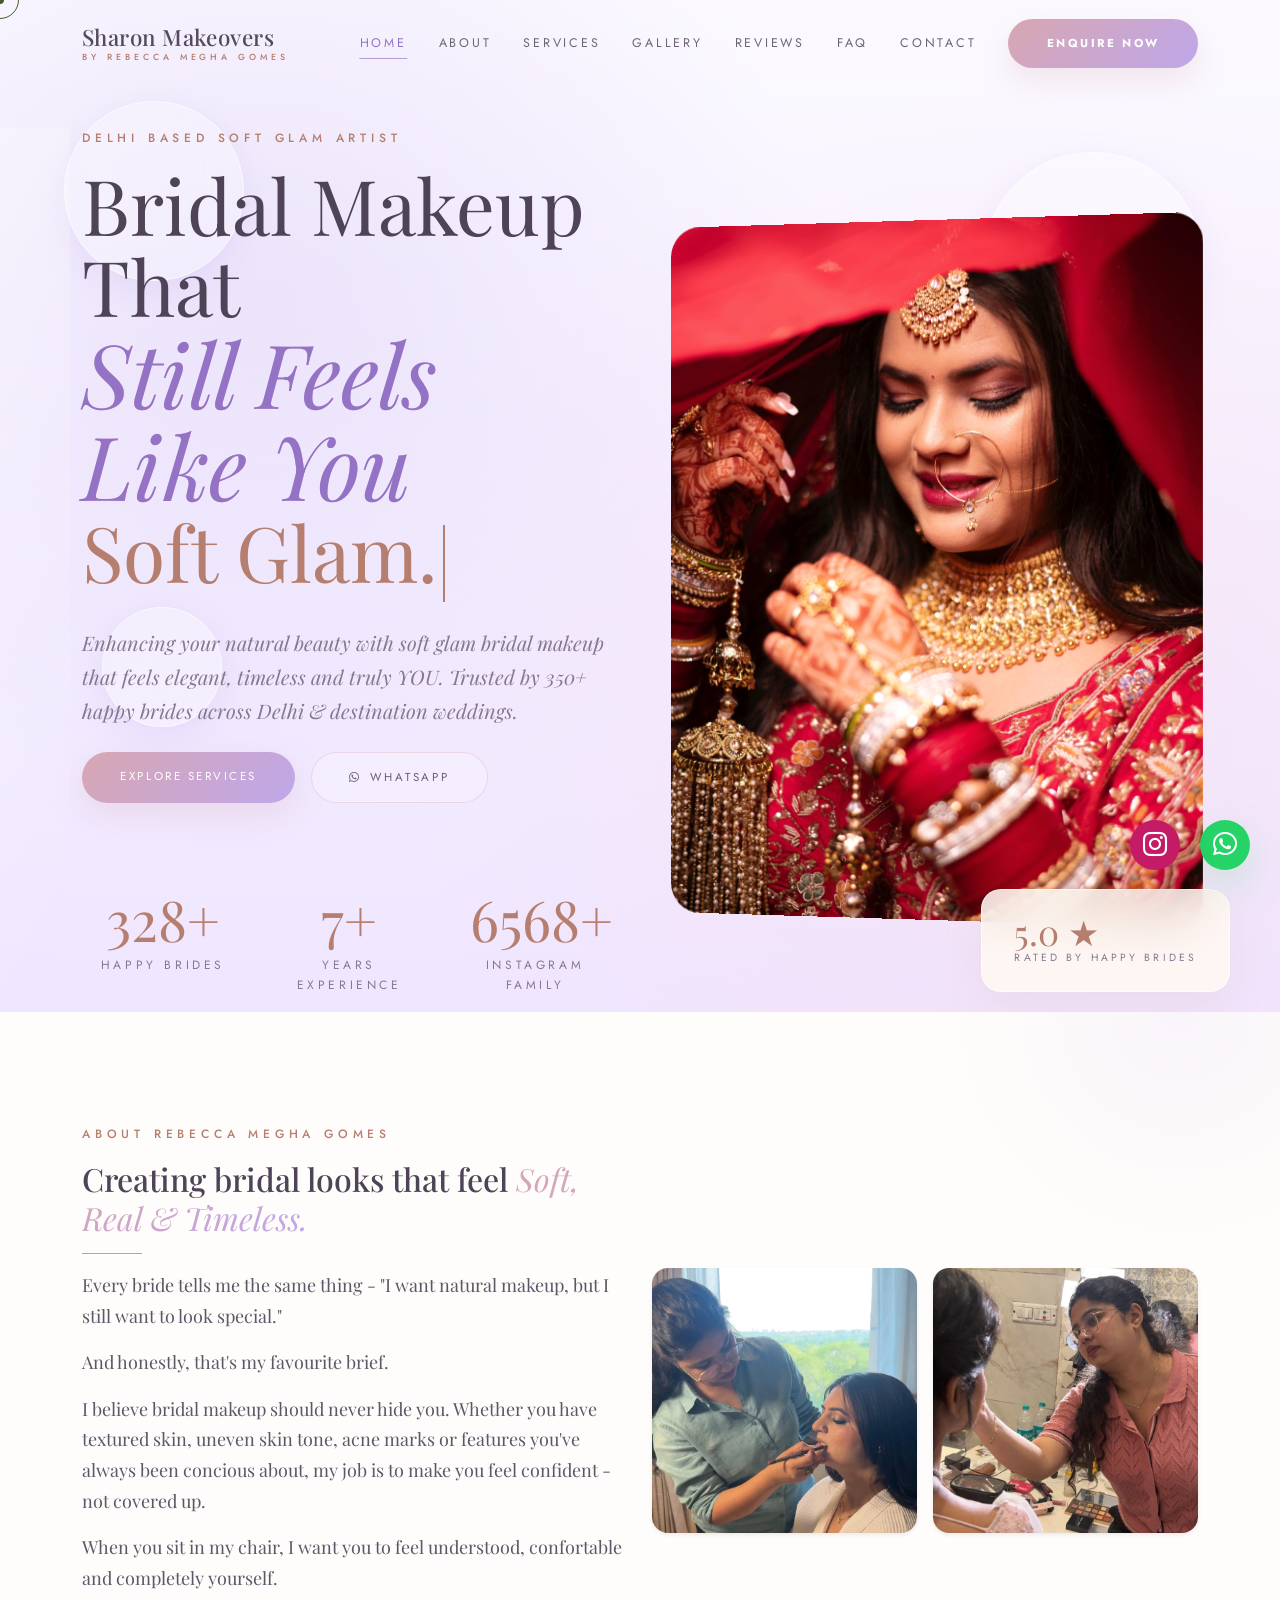
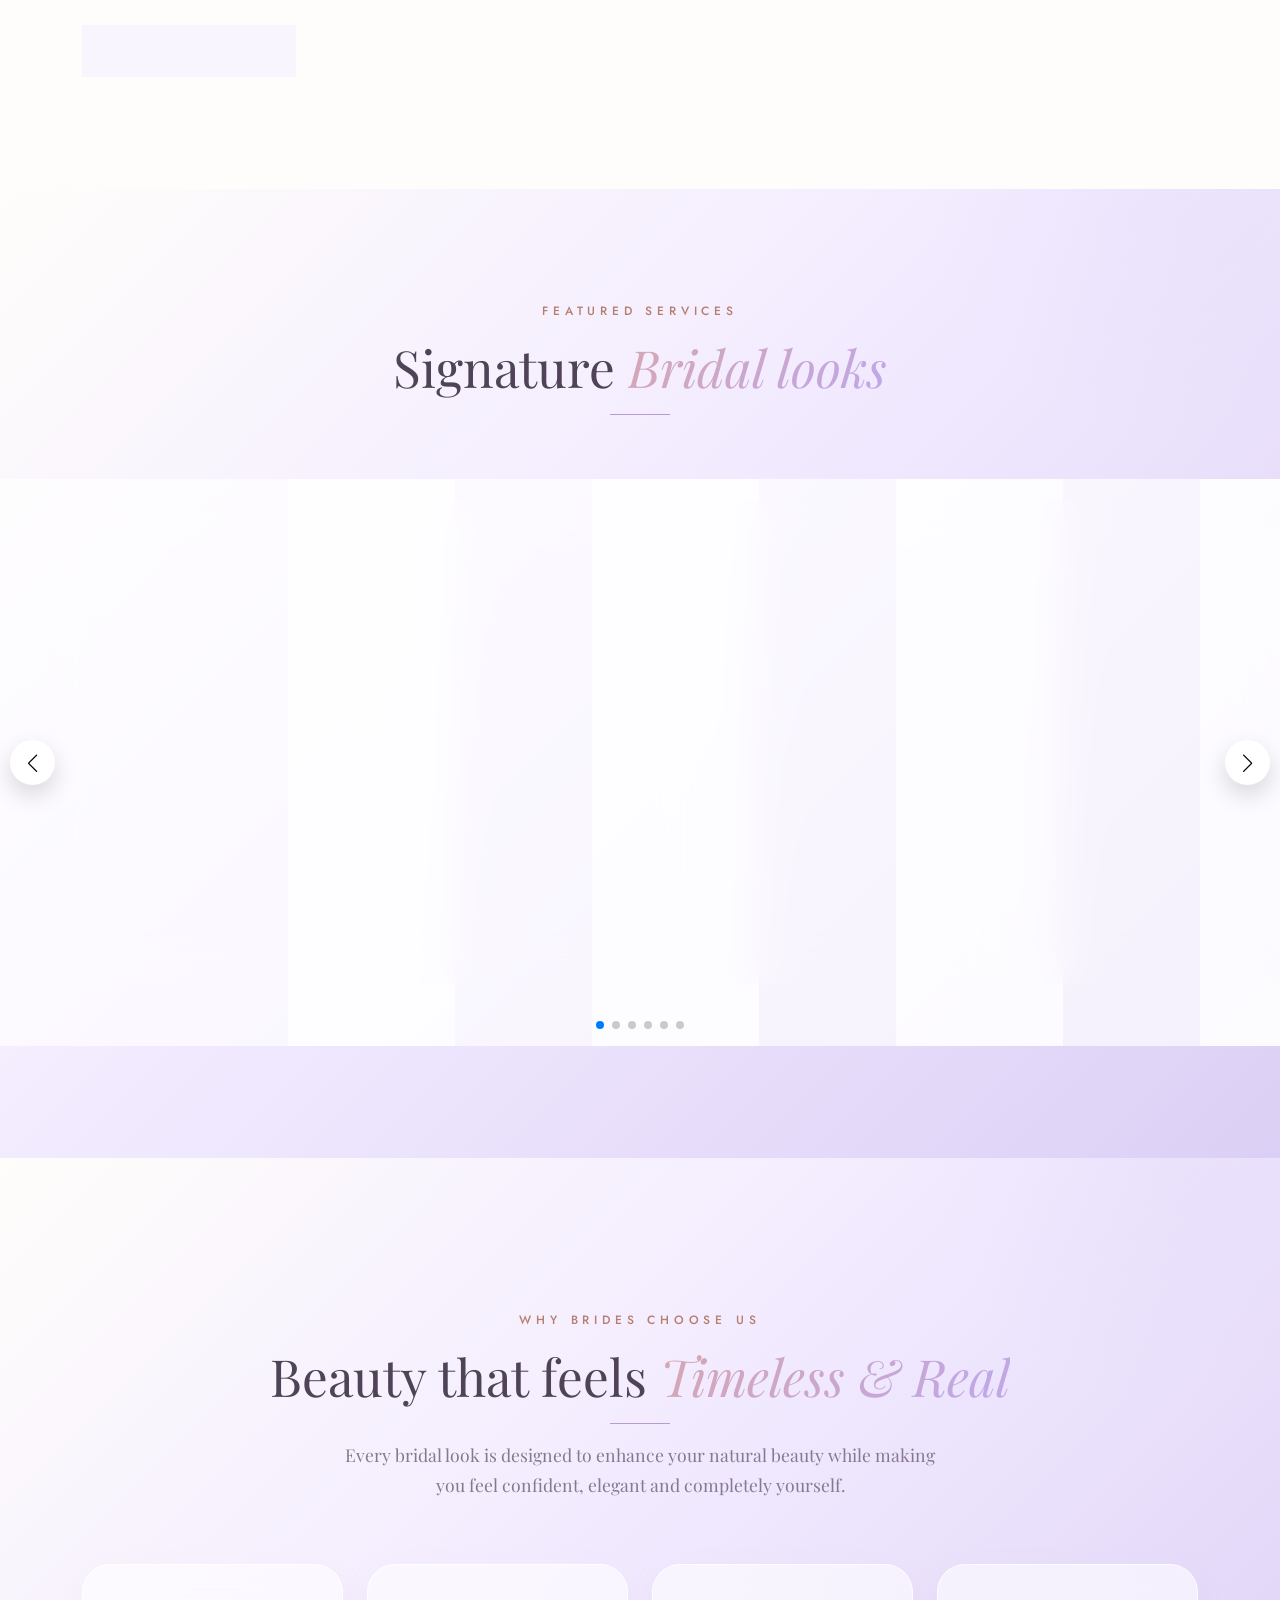
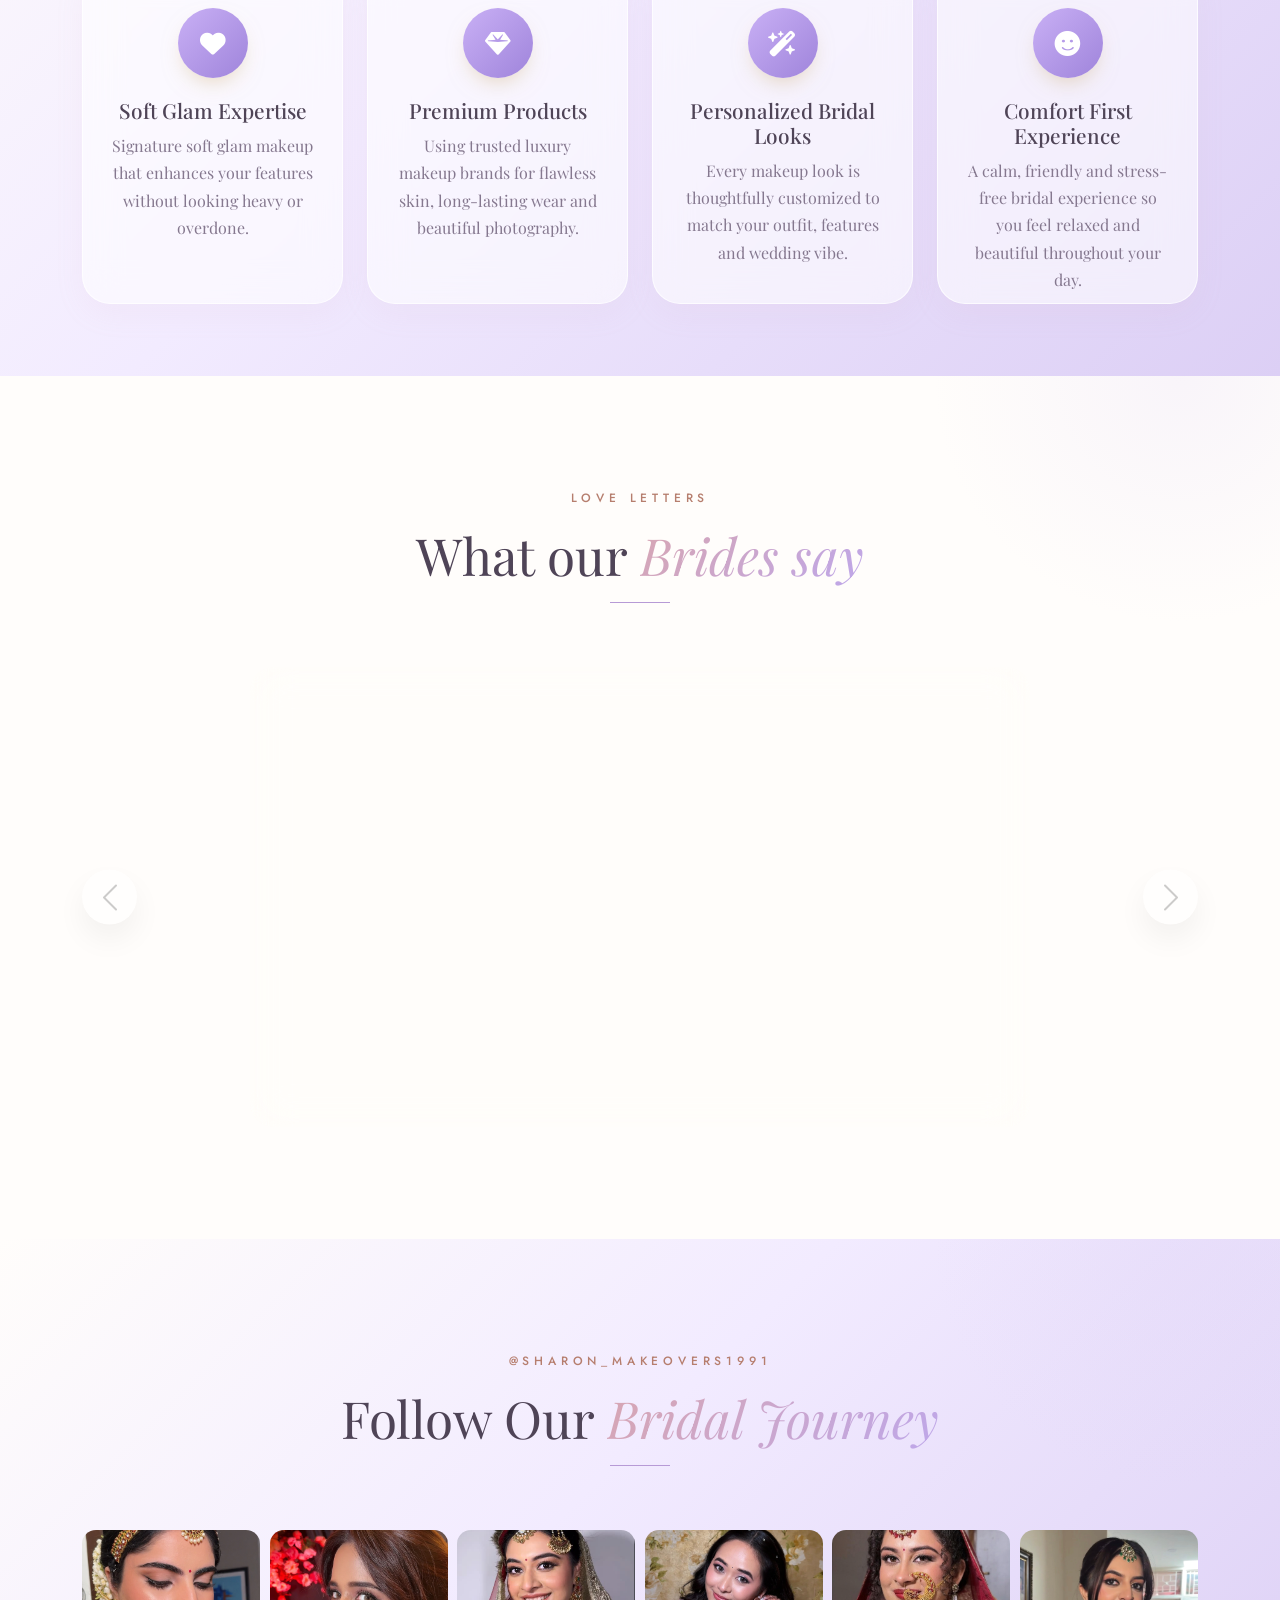
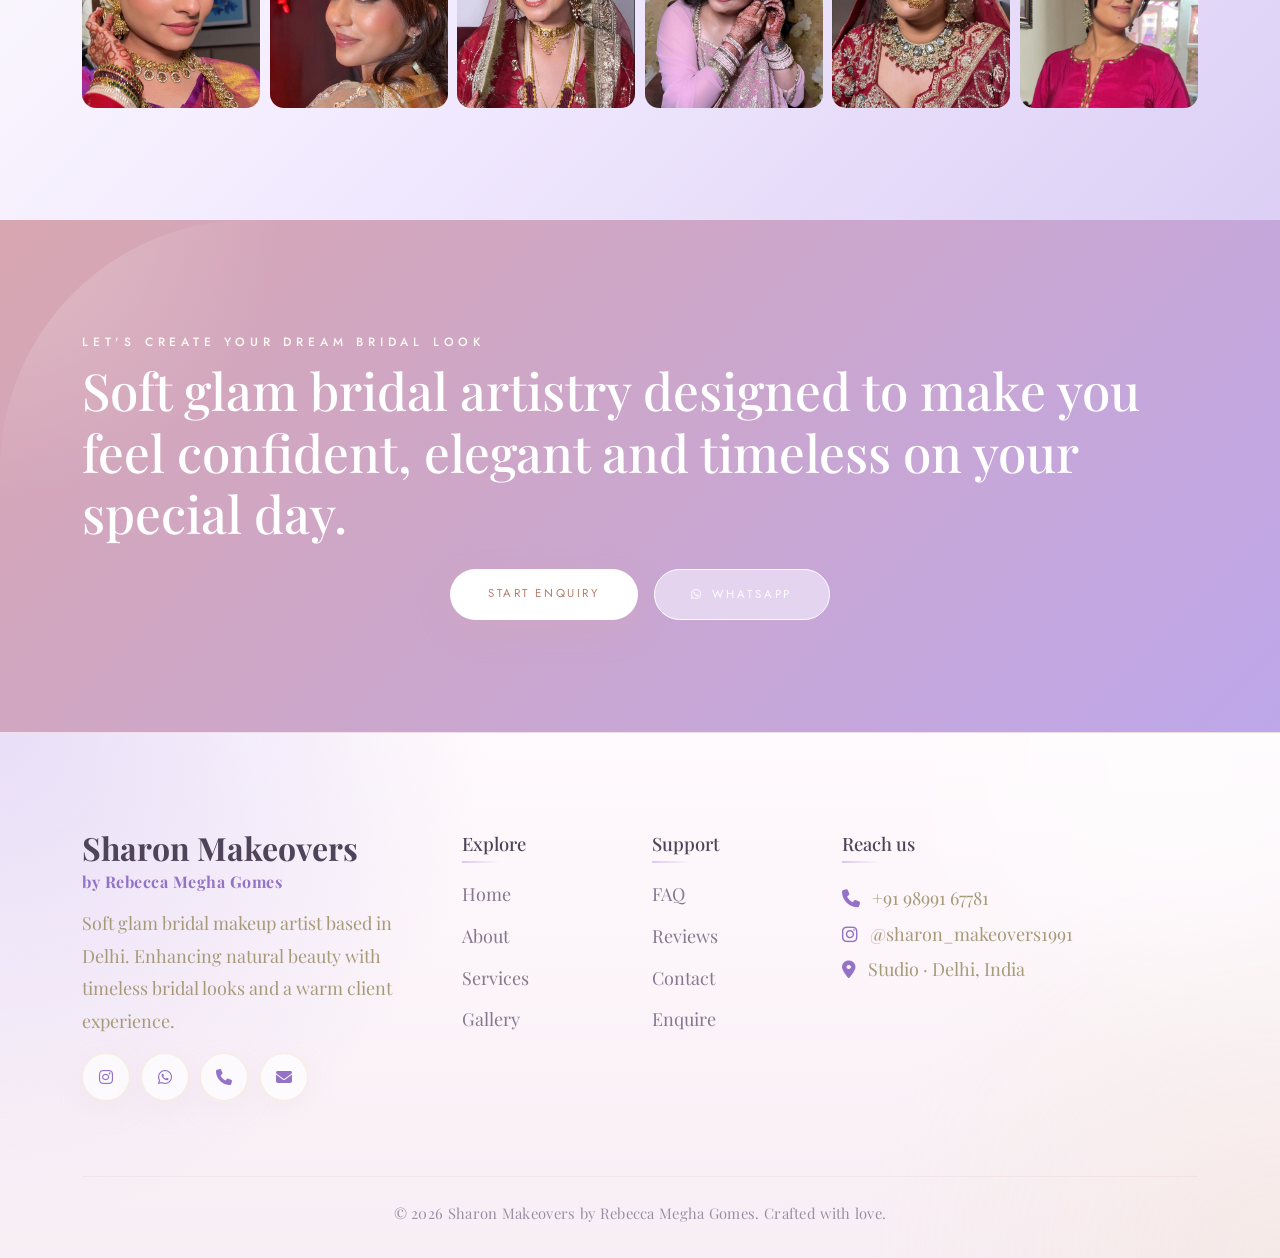
<file: index.html>
<!DOCTYPE html>
<html lang="en">
<head>
<meta charset="UTF-8" />
<meta name="viewport" content="width=device-width, initial-scale=1" />
<title>Sharon Makeovers | Delhi Based Soft Glam Artist</title>
<meta name="description" content="" />
<link rel="preconnect" href="https://fonts.googleapis.com">
<link rel="preconnect" href="https://fonts.gstatic.com" crossorigin>
<link href="https://fonts.googleapis.com/css2?family=Playfair+Display:wght@400;500;600&family=Cormorant+Garamond:ital,wght@0,300;0,400;1,300;1,400&family=Jost:wght@300;400;500&display=swap" rel="stylesheet">
<link rel="stylesheet" href="https://cdn.jsdelivr.net/npm/bootstrap@5.3.3/dist/css/bootstrap.min.css">
<link rel="stylesheet" href="https://cdnjs.cloudflare.com/ajax/libs/font-awesome/6.5.0/css/all.min.css">
<link rel="stylesheet" href="CSS/style2.css">
<link rel="preload" as="image" href="Images\IMG_5559.JPG.jpeg">
<link rel="preload" as="image" href="./Images/Owner4.jpeg">
<link rel="preload" as="image" href="./Images/WhatsApp Image 2026-05-29 at 12.21.10 PM (1).jpeg">
<link
  rel="stylesheet"
  href="https://cdn.jsdelivr.net/npm/swiper@11/swiper-bundle.min.css"
/>
<link rel="stylesheet" href="CSS/responsive.css">
<style>
  .servicesSwiper{
    padding:20px 45px 60px;
}

.swiper-slide{
    height:auto;
}

.product-card{
    height:100%;
}

.swiper-button-next,
.swiper-button-prev{

    width:45px;
    height:45px;

    background:#fff;
    border-radius:50%;
    box-shadow:0 10px 25px rgba(0,0,0,.15);
}

.swiper-button-next::after,
.swiper-button-prev::after{
    font-size:18px;
    color:#000;
}

.swiper-pagination{
    margin-top:20px;
}
</style>
</head>
<body>

<!-- Loader -->
<div class="loader"><div class="loader-ring"></div><div class="loader-text">Sharon Makeovers</div></div>
<div class="cursor-dot"></div><div class="cursor-ring"></div>
<div class="scroll-progress"></div>

<!-- Navbar -->
<nav class="navbar navbar-expand-lg fixed-top">
  <div class="container">
    <a class="brand navbar-brand" href="index.html">Sharon Makeovers<small>by Rebecca Megha Gomes</small></a>
    <button class="navbar-toggler" data-bs-toggle="collapse" data-bs-target="#nav"><i class="fa-solid fa-bars"></i></button>
    <div class="collapse navbar-collapse justify-content-end" id="nav">
      <ul class="navbar-nav align-items-lg-center">
       <li class="nav-item"><a class="nav-link active" href="#">Home</a></li>
      <li class="nav-item"><a class="nav-link" href="about.html">About</a></li>
      <li class="nav-item"><a class="nav-link" href="services.html">Services</a></li>
      <li class="nav-item"><a class="nav-link" href="gallery.html">Gallery</a></li>
      <li class="nav-item"><a class="nav-link" href="testimonials.html">Reviews</a></li>
      <li class="nav-item"><a class="nav-link" href="faq.html">FAQ</a></li>
      <li class="nav-item"><a class="nav-link" href="contact.html">Contact</a></li>
      <!-- <a class="btn btn-luxe fw-bold" href="enquiry.html">Enquire Now</a> -->
        <li class="nav-item ms-lg-3"><a class="btn btn-luxe fw-bold " href="enquiry.html">Enquire Now</a></li>

      </ul>
    </div>
  </div>
</nav>

<!-- Hero -->
<header class="hero">
  <div class="float-el f1"></div><div class="float-el f2"></div>
  <div class="float-el f3"></div><div class="float-el f4"></div>
  <div class="container position-relative">
    <div class="row align-items-center g-5">
      <div class="col-lg-6 reveal">
        <div class="eyebrow">Delhi Based Soft Glam Artist</div>
        <h1 class="mt-3">Bridal Makeup That
          <span class="display gold-text">Still Feels Like You</span>
          <span style="color:var(--rose-dark)" data-type='["Soft Glam.","Elegant.","Timeless."]'></span><span class="type-cursor"></span>
        </h1>
        <p class="lead">Enhancing your natural beauty with soft glam bridal makeup that feels elegant, timeless and truly YOU. Trusted by 350+ happy brides across Delhi & destination weddings.</p>
        <div class="mt-4 d-flex flex-wrap gap-3">
          <a href="services.html" class="btn btn-luxe">Explore Services</a>
          <a href="https://wa.me/919899167781" target="_blank" class="btn btn-ghost"><i class="fa-brands fa-whatsapp me-2"></i>WhatsApp</a>
        </div>
        <div class="row mt-5 g-4">
          <div class="col-4"><div class="counter"><div class="num" data-count="350" data-suffix="+">0</div><div class="lbl">Happy Brides</div></div></div>
          <div class="col-4"><div class="counter"><div class="num" data-count="8" data-suffix="+">0</div><div class="lbl">Years Experience</div></div></div>
          <div class="col-4"><div class="counter"><div class="num" data-count="7000" data-suffix="+">0</div><div class="lbl">Instagram Family</div></div></div>
        </div>
      </div>
      <div class="col-lg-6 reveal">
        <div class="hero-visual">
          <img src="Images\IMG_5559.JPG.jpeg" alt="" />
        </div>
        <div class="hero-badge d-none d-md-block">
          <div class="num">5.0 ★</div>
          <div class="lbl">Rated by Happy Brides</div>
        </div>
      </div>
    </div>
  </div>
</header>

<!-- Brand intro -->
<section>
  <div class="container">
    <div class="row align-items-center g-4">
      <div class="col-lg-6 reveal">
        <div class="eyebrow">About Rebecca Megha Gomes</div>
        <h2 class="mt-3">Creating bridal looks that feel <span class="display gold-text">Soft, Real & Timeless.</span></h2>
        <span class="divider mx-0"></span>
        <p class="mt-3">Every bride tells me the same thing - "I want natural makeup, but I still want to look special."</p>
        <p class="mt-3">And honestly, that's my favourite brief.</p>
        <p class="mt-3">I believe bridal makeup should never hide you. Whether you have textured skin, uneven skin tone, acne marks or features you've always been concious about, my job is to make you feel confident - not covered up. </p>
        <p class="mt-3">When you sit in my chair, I want you to feel understood, confortable and completely yourself.</p>

        <a href="about.html" class="btn btn-ghost mt-3">Read My Journey</a>
      </div>
      <div class="col-lg-6 reveal">
        <div class="row g-3">
          <!-- <div class="col-6"><img src="https://img.freepik.com/premium-photo/makeup-artist-woman-smiling-throws-up-brushes-tools_73169-540.jpg" class="img-fluid rounded-4 shadow-sm" alt="Name plate"></div> -->
          <!-- <div class="col-6"><img src="https://encrypted-tbn0.gstatic.com/images?q=tbn:ANd9GcQNrMIPbOMwkv_O6qqRdwYSfgKc6Ez3PWkmyw&s" class="img-fluid rounded-4 shadow-sm" alt=""></div> -->
          <div class="col-6"><img src="./Images/Owner4.jpeg" class="img-fluid rounded-4 shadow-sm" alt="Bouquet preservation"></div>
          <div class="col-6"><img src="./Images/WhatsApp Image 2026-05-29 at 12.21.10 PM (1).jpeg" class="img-fluid rounded-4 shadow-sm " alt="Photo frame"></div>
        </div>
      </div>
    </div>
  </div>
</section>

<!-- Featured products marquee -->
<section style="background:var(--grad-soft)">
  <div class="container">
    <div class="section-head reveal">
      <div class="eyebrow">Featured Services</div>
      <h2>Signature <span class="display gold-text">Bridal looks</span></h2>
      <span class="divider"></span>
    </div>
  </div>



  <div class="swiper servicesSwiper">

    <div class="swiper-wrapper">

        <!-- Card 1 -->
        <div class="swiper-slide">
            <div class="product-card marquee-card">
        <div class="img-wrap">
          <img src="Images\IMG_3155.JPG (1).jpeg" loading="lazy" alt="">
          <!-- Images\IMG_3178.JPG.jpeg -->
        </div>
        <div class="body">
          <div class="meta">Haldi / Mehendi Makeup</div>
          <h5>Fresh & Radiant Look</h5>
          <div class="price">Starting ₹18,000</div>
        </div>
      </div>
        </div>

        <!-- Card 2 -->
        <div class="swiper-slide">
            <div class="product-card marquee-card">
        <div class="img-wrap">
          <img src="Images\IMG_3149.jpg.jpeg" loading="lazy" alt="">
        </div>
        <div class="body">
          <div class="meta">Sangeet / Engagement Makeup</div>
          <h5>Glam Celebration Look</h5>
          <div class="price">Starting ₹22,000</div>
        </div>
      </div> 
        </div>

        <!-- Card 3 -->
          <div class="swiper-slide">
            <div class="product-card marquee-card">
        <div class="img-wrap">
          <img src="Images\image.png" loading="lazy" alt="">
        </div>
        <div class="body">
          <div class="meta">Bridal Wedding Makeup</div>
          <h5>Elegant Bridal Glow</h5>
          <div class="price">Starting ₹30,000</div>
        </div>
      </div> 
          </div>
        <!-- Card 4 -->
         <div class="swiper-slide">
           <div class="product-card marquee-card">
        <div class="img-wrap">
          <img src="Images\IMG_3182.JPG.jpeg" loading="lazy" alt="">
        </div>
        <div class="body">
          <div class="meta">Reception Makeup</div>
          <h5>Evening Luxe Glam</h5>
          <div class="price">Starting ₹25,000</div>
        </div>
      </div> 
          </div>
        <!-- Card 5 -->
         <div class="swiper-slide">
          <div class="product-card marquee-card">
        <div class="img-wrap">
          <img src="Images\IMG_3158.JPG.jpeg" loading="lazy" alt="">
        </div>
        <div class="body">
          <div class="meta">Bridal Touch-up</div>
          <h5>Stay Fresh All Day</h5>
          <div class="price">Starting ₹18,000</div>
        </div>
      </div> 
          </div>
        <!-- Card 6 -->
         <div class="swiper-slide">
          <div class="product-card marquee-card">
        <div class="img-wrap">
          <img src="Images/WhatsApp Image 2026-07-14 at 9,33,43 PM-Picsart-AiImageEnhancer.jpeg" loading="lazy" alt="">
        </div>
        <div class="body">
          <div class="meta">Groom Makeup</div>
          <h5>Natural Groom Styling</h5>
         <div class="price">Starting ₹7,000</div>
        </div>
      </div> 
          </div>

    </div>

    <!-- Navigation -->
    <div class="swiper-button-next"></div>
    <div class="swiper-button-prev"></div>

    <!-- Pagination -->
    <div class="swiper-pagination"></div>

</div>



</section>

<!-- Categories -->
<!-- <section>
  <div class="container">
    <div class="section-head reveal">
      <div class="eyebrow">Categories</div>
      <h2>Beautifully crafted <span class="display gold-text">Bridal Looks</span></h2>
      <span class="divider"></span>
    </div>
    <div class="row g-4">
      <div class="col-md-6 col-lg-4 reveal"><div class="cat-card"><img src="https://samritiartistry.com/wp-content/uploads/2025/08/IMG_7460-3.jpg" alt=""><div class="content"><h4>Bridal Makeup</h4><span class="arrow">Discover <i class="fa-solid fa-arrow-right"></i></span></div></div></div>
      <div class="col-md-6 col-lg-4 reveal"><div class="cat-card"><img src="https://i.pinimg.com/736x/16/8e/7e/168e7eaf8cba1e716340bbb757c0146d.jpg" alt=""><div class="content"><h4>Engagement Looks</h4><span class="arrow">Discover <i class="fa-solid fa-arrow-right"></i></span></div></div></div>
      <div class="col-md-6 col-lg-4 reveal"><div class="cat-card"><img src="https://images.prismic.io/devcms/76408a59-5dc9-4f8a-93f6-a4e1469b3a4a_11.%2Bclassic%2Blook.jpg?auto=compress,format" alt=""><div class="content"><h4>Reception Glam</h4><span class="arrow">Discover <i class="fa-solid fa-arrow-right"></i></span></div></div></div>
      <div class="col-md-6 col-lg-4 reveal"><div class="cat-card"><img src="https://i.pinimg.com/236x/f8/ca/cf/f8cacf76534b13ccb698ba32d5609269.jpg" alt=""><div class="content"><h4>Soft Glam Makeup</h4><span class="arrow">Discover <i class="fa-solid fa-arrow-right"></i></span></div></div></div>
      <div class="col-md-6 col-lg-4 reveal"><div class="cat-card"><img src="https://hdmakeover.com/wp-content/uploads/2025/07/hd-bridal-makeup.webp" alt=""><div class="content"><h4>HD Makeup</h4><span class="arrow">Discover <i class="fa-solid fa-arrow-right"></i></span></div></div></div>
      <div class="col-md-6 col-lg-4 reveal"><div class="cat-card"><img src="https://i.pinimg.com/originals/8b/7d/57/8b7d5782d7c91164e7aceaba28082f5a.jpg" alt=""><div class="content"><h4>Party Makeup</h4><span class="arrow">Discover <i class="fa-solid fa-arrow-right"></i></span></div></div></div>
    </div>
  </div>
</section> -->

<!-- Why us -->
<section style="background:var(--grad-soft)">
  <div class="container">

    <div class="section-head reveal">
      <div class="eyebrow">Why Brides Choose Us</div>

      <h2>
        Beauty that feels
        <span class="display gold-text">Timeless & Real</span>
      </h2>

      <span class="divider"></span>

      <p class="section-sub mt-3">
        Every bridal look is designed to enhance your natural beauty while making you feel confident, elegant and completely yourself.
      </p>
    </div>

    <div class="row g-4">

      <!-- Feature 1 -->
      <div class="col-md-6 col-lg-3 reveal">
        <div class="feature">
          <div class="ico">
            <i class="fa-solid fa-heart"></i>
          </div>

          <h5>Soft Glam Expertise</h5>

          <p>
            Signature soft glam makeup that enhances your features without looking heavy or overdone.
          </p>
        </div>
      </div>

      <!-- Feature 2 -->
      <div class="col-md-6 col-lg-3 reveal">
        <div class="feature">
          <div class="ico">
            <i class="fa-solid fa-gem"></i>
          </div>

          <h5>Premium Products</h5>

          <p>
            Using trusted luxury makeup brands for flawless skin, long-lasting wear and beautiful photography.
          </p>
        </div>
      </div>

      <!-- Feature 3 -->
      <div class="col-md-6 col-lg-3 reveal">
        <div class="feature">
          <div class="ico">
            <i class="fa-solid fa-wand-magic-sparkles"></i>
          </div>

          <h5>Personalized Bridal Looks</h5>

          <p>
            Every makeup look is thoughtfully customized to match your outfit, features and wedding vibe.
          </p>
        </div>
      </div>

      <!-- Feature 4 -->
      <div class="col-md-6 col-lg-3 reveal">
        <div class="feature">
          <div class="ico">
            <i class="fa-solid fa-face-smile"></i>
          </div>

          <h5>Comfort First Experience</h5>

          <p>
            A calm, friendly and stress-free bridal experience so you feel relaxed and beautiful throughout your day.
          </p>
        </div>
      </div>

    </div>
  </div>
</section>

<!-- Testimonials carousel -->
<section>
  <div class="container">
    <div class="section-head reveal">
      <div class="eyebrow">Love letters</div>
      <h2>What our <span class="display gold-text">Brides say</span></h2>
      <span class="divider"></span>
    </div>
    <div id="tcar" class="carousel slide reveal" data-bs-ride="carousel" data-bs-interval="5000">
      <div class="carousel-inner">
        <div class="carousel-item active"><div class="testimonial glass mx-auto " style="max-width:780px">
          <div class="stars">★ ★ ★ ★ ★</div>
          <p class="quote"><a href="https://www.instagram.com/reel/DK3rnX9SuIX/">"Thank you so much Megha for dolling me up so beautifully for my reception❤️❤️
          You truly worked your magic and made me feel like the best version of myself. Every detail was perfect and I received endless compliments all evening. Grateful for your talent, calm energy, and the love you put into your art.
          You made my special day even more memorable.
          So much love to you and your team❤️❤️"</a></p>
          <div class="author">@singh_astha_9988</div><div class="role">Bride</div>
        </div></div>
        <div class="carousel-item"><div class="testimonial glass mx-auto" style="max-width:780px">
          <div class="stars">★ ★ ★ ★ ★</div>
          <p class="quote"><a href="https://www.instagram.com/reel/DRO8TbPk2TA/">"Rebecca, thank you for making me feel truly beautiful on my big day. Your gentle presence, your patience, and the way you crafted every detail of my look meant more to me than you know. I felt like the best version of myself because of you. Forever grateful. ✨💖"</a></p>
          <div class="author">ruth_diya</div><div class="role">Bride</div>
        </div></div>
        <div class="carousel-item"><div class="testimonial glass mx-auto" style="max-width:780px">
          <div class="stars">★ ★ ★ ★ ★</div>
          <p class="quote"><a href="https://www.instagram.com/reel/DSji6lXE9Bi/">"Hi Rebecca, I am truly grateful to you for making my special day even more beautiful. The makeup was absolutely lovely, soft, elegant and exactly how I had envisioned it. You understood my ideas so well and turned my vision into a beautiful reality. I received countless compliments throughout the day, which made me feel so confident and happy. Thank you from the bottom of my heart for your patience, talent and for making me feel like the best version of myself on such an important day. 💖❤️❤️❤️👏👏👏👏"</a></p>
          <div class="author">shivanitanwar54</div><div class="role">Wedding</div>
        </div></div>
      </div>
      <button class="carousel-control-prev" data-bs-target="#tcar" data-bs-slide="prev"><span class="carousel-control-prev-icon" style="filter:invert(.4)"></span></button>
      <button class="carousel-control-next" data-bs-target="#tcar" data-bs-slide="next"><span class="carousel-control-next-icon" style="filter:invert(.4)"></span></button>
    </div>
  </div>
</section>

<!-- Instagram -->
<section style="background:var(--grad-soft)">
  <div class="container">
    <div class="section-head reveal">
      <div class="eyebrow">@sharon_makeovers1991</div>
      <h2>Follow Our <span class="display gold-text">Bridal Journey</span></h2>
      <span class="divider"></span>
    </div>
    <div class="insta-grid reveal">
      <a href="https://www.instagram.com/p/DT2ubmqkx8X/" target="_blank" class="ig"><img src="Images\IMG_3178.JPG.jpeg" loading="lazy" alt=""></a>
      <a href="https://www.instagram.com/p/DJ3V0SUycZm/" target="_blank" class="ig"><img src="Images\IMG_3161.JPG.jpeg" loading="lazy" alt=""></a>
      <a href="https://www.instagram.com/p/DQ0tXWWk-k4/" target="_blank" class="ig"><img src="Images\image.png" loading="lazy" alt=""></a>
      
      <a href="https://www.instagram.com/sharon_makeovers1991" target="_blank" class="ig"><img src="Images\IMG_3160.JPG.jpeg" loading="lazy" alt=""></a>
      <a href="https://www.instagram.com/p/DWmF4LMkyxL/" target="_blank" class="ig"><img src="Images\IMG_3158.JPG.jpeg" loading="lazy" alt=""></a>
      <a href="https://www.instagram.com/p/DY4QsMHTJem/" target="_blank" class="ig"><img src="Images\IMG_3150.jpg (2).jpeg" loading="lazy" alt=""></a>
    </div>
  </div>
</section>

<!-- CTA strip -->
<section class="cta-strip">
  <div class="container reveal">
    <div class="eyebrow" style="color:#fffaf2">Let's Create Your Dream Bridal Look</div>
    <h2 class="mt-2">Soft glam bridal artistry designed to make you feel confident, elegant and timeless on your special day.</h2>
    <div class="d-flex justify-content-center gap-3 flex-wrap mt-4">
      <a href="enquiry.html" class="btn btn-luxe">Start Enquiry</a>
      <a href="https://wa.me/919899167781" target="_blank" class="btn btn-ghost"><i class="fa-brands fa-whatsapp me-2"></i>WhatsApp</a>
    </div>
  </div>
</section>

<!-- Footer (shared) -->
<footer class="footer">
  <div class="container">
    <div class="row g-4">
      <div class="col-lg-4">
        <div class="brand-f">Sharon Makeovers <em style="color:var(--gold-dark)">by Rebecca Megha Gomes</em></div>
        <p class="mt-3" style="color:#a89978">Soft glam bridal makeup artist based in Delhi. Enhancing natural beauty with timeless bridal looks and a warm client experience.</p>
        <div class="social mt-3">
          <a href="https://instagram.com/sharon_makeovers1991" target="_blank"><i class="fa-brands fa-instagram"></i></a>
          <a href="https://wa.me/919899167781" target="_blank"><i class="fa-brands fa-whatsapp"></i></a>
          <a href="tel:+91 9899167781"><i class="fa-solid fa-phone"></i></a>
          <a href="mailto:hello@sharon_makeovers.in"><i class="fa-solid fa-envelope"></i></a>
        </div>
      </div>
      <div class="col-6 col-lg-2"><h6>Explore</h6>
        <div><a href="#">Home</a></div><div><a href="about.html">About</a></div>
        <div><a href="services.html">Services</a></div><div><a href="gallery.html">Gallery</a></div>
      </div>
      <div class="col-6 col-lg-2"><h6>Support</h6>
        <div><a href="faq.html">FAQ</a></div><div><a href="testimonials.html">Reviews</a></div>
        <div><a href="contact.html">Contact</a></div><div><a href="enquiry.html">Enquire</a></div>
      </div>
      <div class="col-lg-4"><h6>Reach us</h6>
        <p style="color:#a89978;margin:.2rem 0"><i class="fa-solid fa-phone me-2" style="color:var(--gold-dark)"></i> +91 98991 67781</p>
        <p style="color:#a89978;margin:.2rem 0"><i class="fa-brands fa-instagram me-2" style="color:var(--gold-dark)"></i> @sharon_makeovers1991</p>
        <p style="color:#a89978;margin:.2rem 0"><i class="fa-solid fa-location-dot me-2" style="color:var(--gold-dark)"></i> Studio · Delhi, India</p>
      </div>
    </div>
    <div class="copy text-center">© 2026 Sharon Makeovers by Rebecca Megha Gomes. Crafted with love.</div>
  </div>
</footer>

<a class="fab-wa" href="https://wa.me/919899167781" target="_blank" aria-label="WhatsApp"><i class="fa-brands fa-whatsapp"></i></a>
<a class="fab-insta" href="https://instagram.com/sharon_makeovers1991" target="_blank" aria-label="Instagram"><i class="fa-brands fa-instagram"></i></a>
<button class="back-top" aria-label="Top"><i class="fa-solid fa-arrow-up"></i></button>

<script src="https://cdn.jsdelivr.net/npm/bootstrap@5.3.3/dist/js/bootstrap.bundle.min.js"></script>
<script src="https://cdn.jsdelivr.net/npm/swiper@11/swiper-bundle.min.js"></script>
<script src="JS/main.js"></script>
<script>
  const swiper = new Swiper(".servicesSwiper", {

    loop: true,

    spaceBetween: 25,

    slidesPerView: 1,
    autoplay: {
    delay: 3000,
    pauseOnMouseEnter: true,
},

    navigation: {
        nextEl: ".swiper-button-next",
        prevEl: ".swiper-button-prev",
    },

    pagination: {
        el: ".swiper-pagination",
        clickable: true,
    },

    breakpoints: {

        576: {
            slidesPerView: 1,
        },

        768: {
            slidesPerView: 2,
        },

        992: {
            slidesPerView: 3,
        },

        1200: {
            slidesPerView: 4,
        }

    }

});
</script>
</body>
</html>
</file>
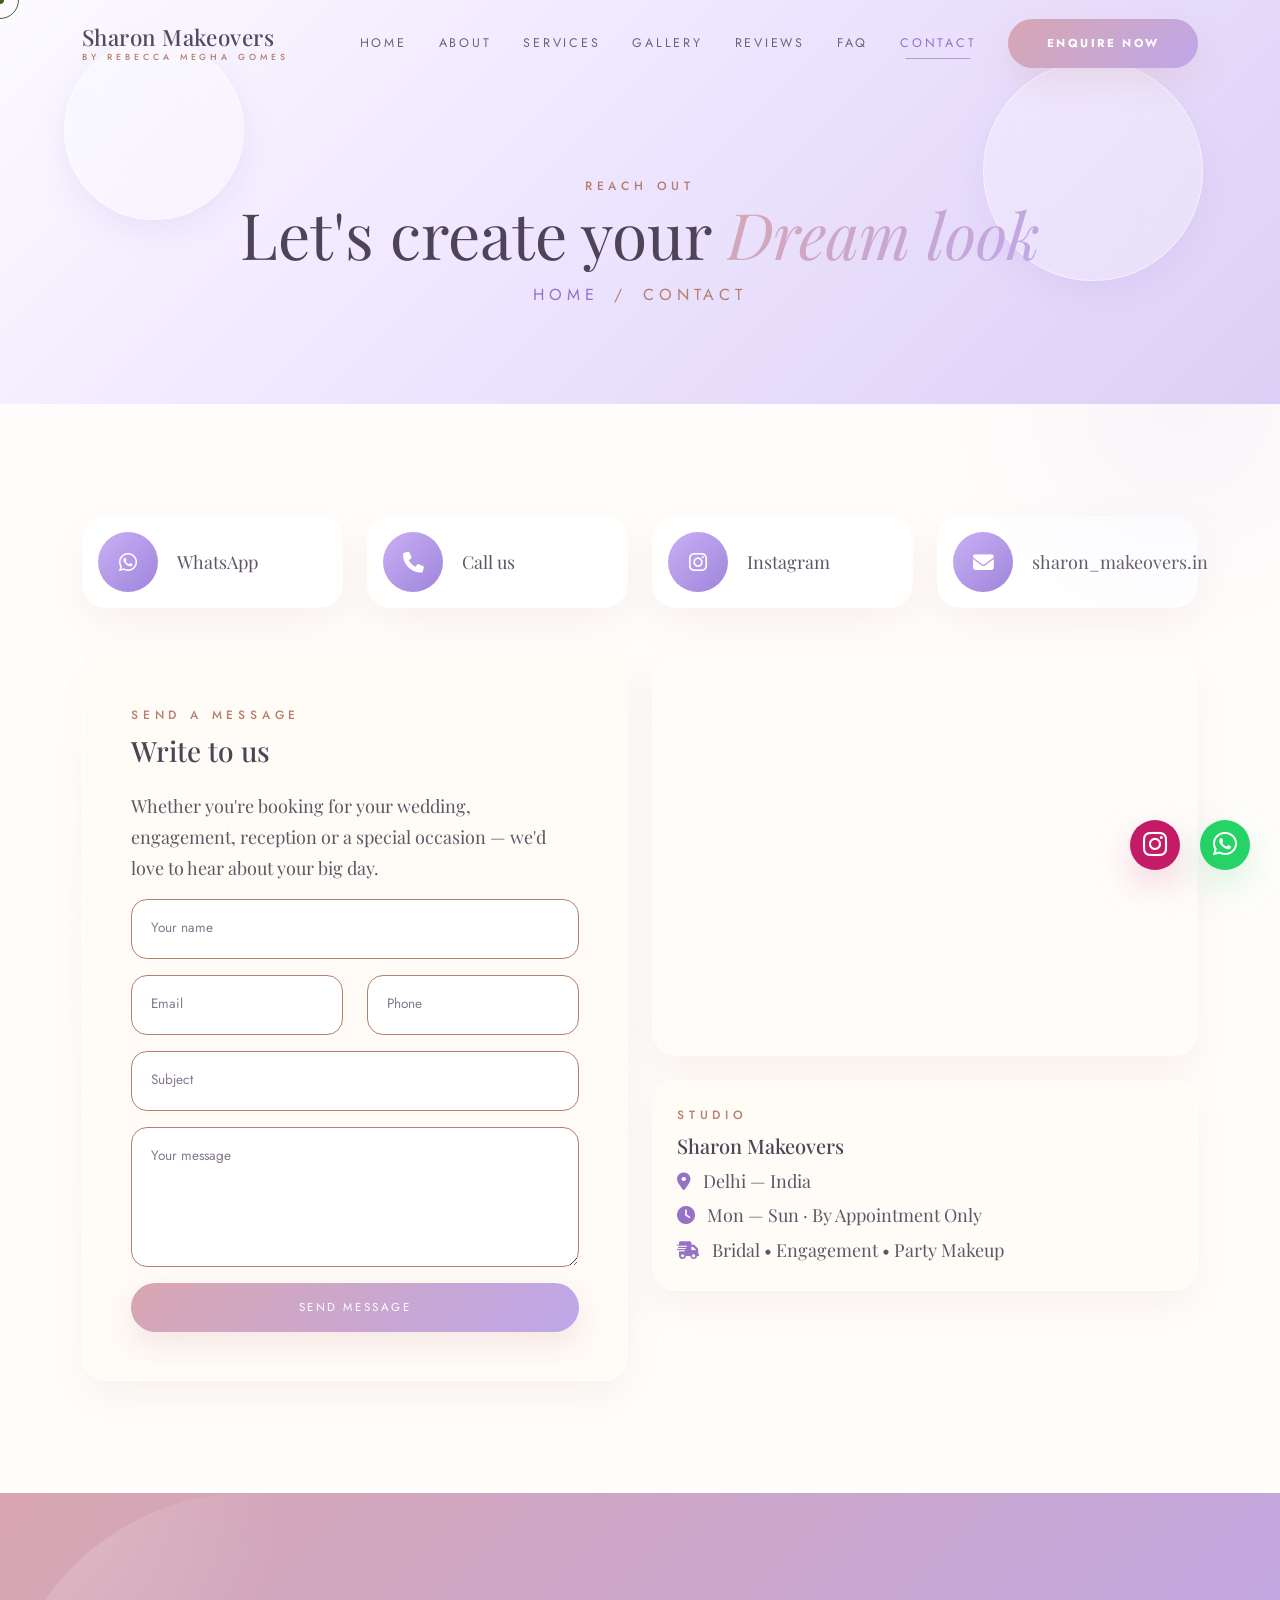
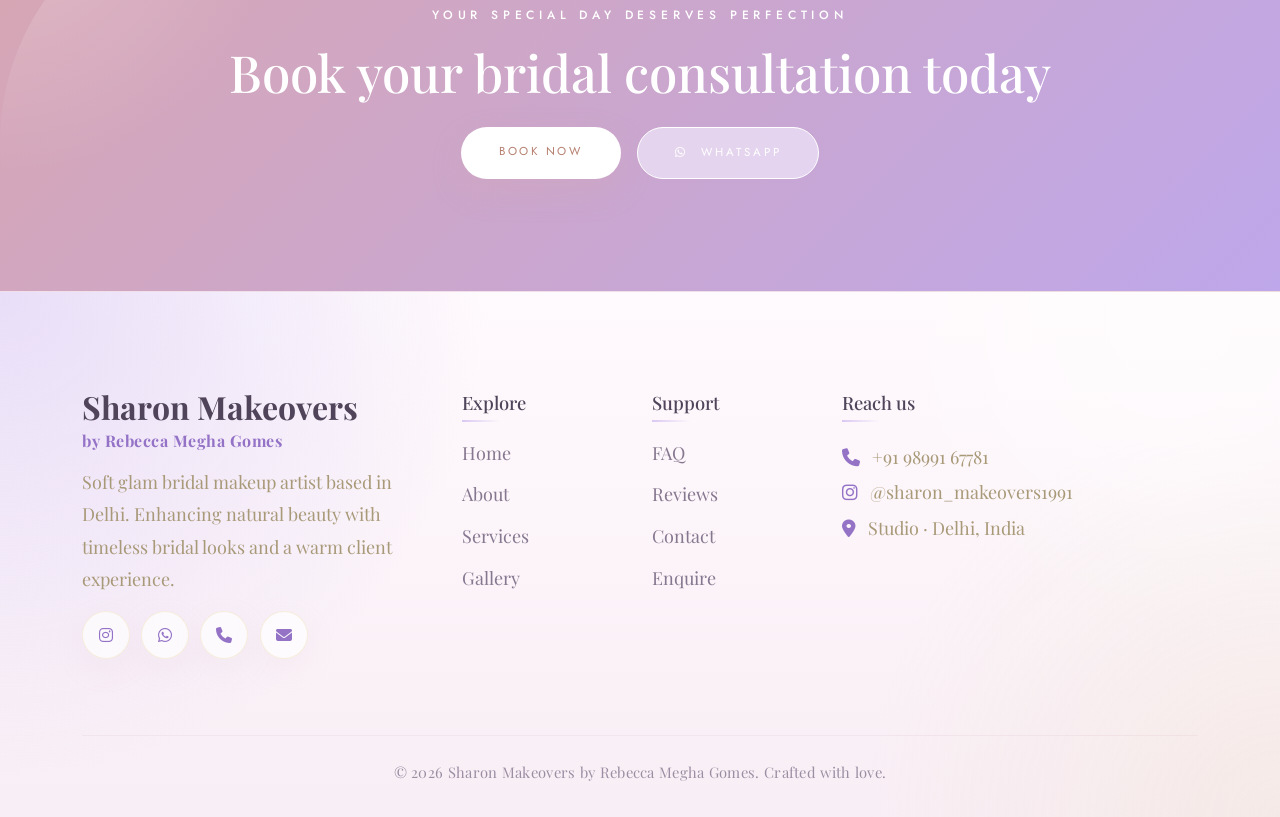
<file: contact.html>
<!DOCTYPE html>
<html lang="en">
<head>
<meta charset="UTF-8" /><meta name="viewport" content="width=device-width, initial-scale=1" />
<title>Contact | Sharon Makeovers</title>
<meta name="description" content="Get in touch with Sharon Makeovers by Rebecca Megha Gomes for bridal makeup bookings, party makeup and soft glam consultations in Delhi." />
<link rel="preconnect" href="https://fonts.googleapis.com"><link rel="preconnect" href="https://fonts.gstatic.com" crossorigin>
<link href="https://fonts.googleapis.com/css2?family=Playfair+Display:wght@400;500;600&family=Cormorant+Garamond:ital,wght@0,300;0,400;1,300;1,400&family=Jost:wght@300;400;500&display=swap" rel="stylesheet">
<link rel="stylesheet" href="https://cdn.jsdelivr.net/npm/bootstrap@5.3.3/dist/css/bootstrap.min.css">
<link rel="stylesheet" href="https://cdnjs.cloudflare.com/ajax/libs/font-awesome/6.5.0/css/all.min.css">
<link rel="stylesheet" href="CSS/style2.css"><link rel="stylesheet" href="CSS/responsive.css">
</head>
<body>
<div class="loader"><div class="loader-ring"></div><div class="loader-text">Sharon Makeovers</div></div>
<div class="cursor-dot"></div><div class="cursor-ring"></div><div class="scroll-progress"></div>

<nav class="navbar navbar-expand-lg fixed-top">
  <div class="container">
    <a class="brand navbar-brand" href="index.html">Sharon Makeovers<small>by Rebecca Megha Gomes</small></a>
    <button class="navbar-toggler" data-bs-toggle="collapse" data-bs-target="#nav"><i class="fa-solid fa-bars"></i></button>
    <div class="collapse navbar-collapse justify-content-end" id="nav">
     <ul class="navbar-nav align-items-lg-center">
        <li class="nav-item"><a class="nav-link" href="index.html">Home</a></li>
        <li class="nav-item"><a class="nav-link" href="about.html">About</a></li>
        <li class="nav-item"><a class="nav-link" href="services.html">Services</a></li>
        <li class="nav-item"><a class="nav-link " href="gallery.html">Gallery</a></li>
        <li class="nav-item"><a class="nav-link" href="testimonials.html">Reviews</a></li>
        <li class="nav-item"><a class="nav-link" href="faq.html">FAQ</a></li>
        <li class="nav-item"><a class="nav-link" href="contact.html">Contact</a></li>
        <li class="nav-item ms-lg-3"><a class="btn btn-luxe active text-white fw-bold" href="enquiry.html">Enquire Now</a></li>
      </ul>
    </div>
  </div>
</nav>

<header class="page-header">
  <div class="float-el f1"></div><div class="float-el f3"></div>
  <div class="container position-relative">
    <div class="eyebrow">Reach out</div>
    <h1>Let's create your <span class="display gold-text">Dream look</span></h1>
    <nav class="breadcrumb"><a href="index.html">Home</a><span class="mx-3" style="color:var(--rose-dark)">/</span><span style="color:var(--rose-dark)">Contact</span></nav>
  </div>
</header>

<section>
  <div class="container">
    <div class="row g-4 mb-5">
      <div class="col-md-6 col-lg-3 reveal"><a class="contact-card" href="https://wa.me/919899167781" target="_blank"><div class="ico"><i class="fa-brands fa-whatsapp"></i></div>WhatsApp</a></div>
      <div class="col-md-6 col-lg-3 reveal"><a class="contact-card" href="tel:+919899167781"><div class="ico"><i class="fa-solid fa-phone"></i></div>Call us</a></div>
      <div class="col-md-6 col-lg-3 reveal"><a class="contact-card" href="https://instagram.com/sharon_makeovers1991" target="_blank"><div class="ico"><i class="fa-brands fa-instagram"></i></div>Instagram</a></div>
      <div class="col-md-6 col-lg-3 reveal"><a class="contact-card" href="mailto:hello@sharon_makeovers.in"><div class="ico"><i class="fa-solid fa-envelope"></i></div>sharon_makeovers.in</a></div>
    </div>

    <div class="row g-4">
      <div class="col-lg-6 reveal">
        <form class="form-luxe glass p-4 p-md-5" id="contactForm">
          <div class="eyebrow">Send a message</div>
          <h3 class="mt-2 mb-4">Write to us</h3>
          <p>Whether you're booking for your wedding, engagement, reception or a special occasion — we'd love to hear about your big day.
</p>
          <div class="form-floating mb-3"><input type="text" name="name" class="form-control" id="n" placeholder="Name" required><label for="n">Your name</label>
          <input type="hidden" name="action" value="contact">
        </div>
          
          <div class="row">
            <div class="col-md-6"><div class="form-floating mb-3"><input type="email" name="email" class="form-control" id="e" placeholder="Email" required><label for="e">Email</label></div></div>
            <div class="col-md-6"><div class="form-floating mb-3"><input type="tel" name="phone" class="form-control" id="ph" placeholder="Phone" required><label for="ph">Phone</label></div></div>
          </div>
          <div class="form-floating mb-3"><input type="text" name="subject" class="form-control" id="s" placeholder="Subject"><label for="s">Subject</label></div>
          <div class="form-floating mb-3"><textarea name="message" class="form-control" id="m" placeholder="Message"></textarea><label for="m">Your message</label></div>
          <button type="submit" class="btn btn-luxe w-100">Send Message</button>
        </form>
      </div>
      <div class="col-lg-6 reveal">
        <div class="map-wrap">
          <iframe src="https://www.google.com/maps/embed?pb=!1m18!1m12!1m3!1d3805.5!2d78.4867!3d17.385!2m3!1f0!2f0!3f0!3m2!1i1024!2i768!4f13.1!3m3!1m2!1s0x0%3A0x0!2zMTfCsDIzJzA2LjAiTiA3OMKwMjknMTIuMSJF!5e0!3m2!1sen!2sin!4v1700000000000" allowfullscreen loading="lazy"></iframe>
        </div>
        <div class="glass p-4 mt-4">
          <div class="eyebrow">Studio</div>
          <h5 class="mt-2">Sharon Makeovers</h5>
          <p class="mb-1"><i class="fa-solid fa-location-dot me-2" style="color:var(--gold-dark)"></i> Delhi — India</p>
          <p class="mb-1"><i class="fa-solid fa-clock me-2" style="color:var(--gold-dark)"></i> Mon — Sun · By Appointment Only</p>
          <p class="mb-0"><i class="fa-solid fa-truck-fast me-2" style="color:var(--gold-dark)"></i> Bridal • Engagement • Party Makeup</p>
        </div>
      </div>
    </div>
  </div>
</section>

<section class="cta-strip">
  <div class="container reveal text-center">
    <div class="eyebrow" style="color:#fff">Your special day deserves perfection</div>

    <h2 class="mt-3">
      Book your bridal consultation today
    </h2>

    <div class="d-flex justify-content-center gap-3 flex-wrap mt-4">
      <a href="enquiry.html" class="btn btn-luxe">
        Book Now
      </a>

      <a href="https://wa.me/919899167781" target="_blank" class="btn btn-ghost">
        <i class="fa-brands fa-whatsapp me-2"></i>
        WhatsApp
      </a>
    </div>
  </div>
</section>

<!-- Footer (shared) -->
<!-- Footer (shared) -->
<footer class="footer">
  <div class="container">
    <div class="row g-4">
      <div class="col-lg-4">
        <div class="brand-f">Sharon Makeovers <em style="color:var(--gold-dark)">by Rebecca Megha Gomes</em></div>
        <p class="mt-3" style="color:#a89978">Soft glam bridal makeup artist based in Delhi. Enhancing natural beauty with timeless bridal looks and a warm client experience.</p>
        <div class="social mt-3">
          <a href="https://instagram.com/sharon_makeovers1991" target="_blank"><i class="fa-brands fa-instagram"></i></a>
          <a href="https://wa.me/919899167781" target="_blank"><i class="fa-brands fa-whatsapp"></i></a>
          <a href="tel:+91 9899167781"><i class="fa-solid fa-phone"></i></a>
          <a href="mailto:hello@sharon_makeovers.in"><i class="fa-solid fa-envelope"></i></a>
        </div>
      </div>
      <div class="col-6 col-lg-2"><h6>Explore</h6>
        <div><a href="index.html">Home</a></div><div><a href="about.html">About</a></div>
        <div><a href="services.html">Services</a></div><div><a href="gallery.html">Gallery</a></div>
      </div>
      <div class="col-6 col-lg-2"><h6>Support</h6>
        <div><a href="faq.html">FAQ</a></div><div><a href="testimonials.html">Reviews</a></div>
        <div><a href="#">Contact</a></div><div><a href="enquiry.html">Enquire</a></div>
      </div>
      <div class="col-lg-4"><h6>Reach us</h6>
        <p style="color:#a89978;margin:.2rem 0"><i class="fa-solid fa-phone me-2" style="color:var(--gold-dark)"></i> +91 98991 67781</p>
        <p style="color:#a89978;margin:.2rem 0"><i class="fa-brands fa-instagram me-2" style="color:var(--gold-dark)"></i> @sharon_makeovers1991</p>
        <p style="color:#a89978;margin:.2rem 0"><i class="fa-solid fa-location-dot me-2" style="color:var(--gold-dark)"></i> Studio · Delhi, India</p>
      </div>
    </div>
    <div class="copy text-center">© 2026 Sharon Makeovers by Rebecca Megha Gomes. Crafted with love.</div>
  </div>
</footer>

<a class="fab-wa" href="https://wa.me/919899167781" target="_blank" aria-label="WhatsApp"><i class="fa-brands fa-whatsapp"></i></a>
<a class="fab-insta" href="https://instagram.com/sharon_makeovers1991" target="_blank" aria-label="Instagram"><i class="fa-brands fa-instagram"></i></a>
<button class="back-top"><i class="fa-solid fa-arrow-up"></i></button>
<script src="https://cdn.jsdelivr.net/npm/bootstrap@5.3.3/dist/js/bootstrap.bundle.min.js"></script>
<script src="JS/main.js"></script>
<script>

const scriptURL =
"https://script.google.com/macros/s/AKfycbwuIbN1fbUwFCFcocd1rbpxppZJF9Jh0Rh3cpDOvjegwHcS3NXcQql8kV0KkBQnZkl8/exec";

const form =
document.getElementById("contactForm");

form.addEventListener("submit", e=>{

e.preventDefault();

fetch(scriptURL,{
method:"POST",
body:new FormData(form)
})

.then(res=>res.json())

.then(data=>{

alert("Thank you! We have received your enquiry.");

form.reset();

})

.catch(error=>{

alert("Something went wrong.");

console.log(error);

});

});

</script>
</body>
</html>
</file>
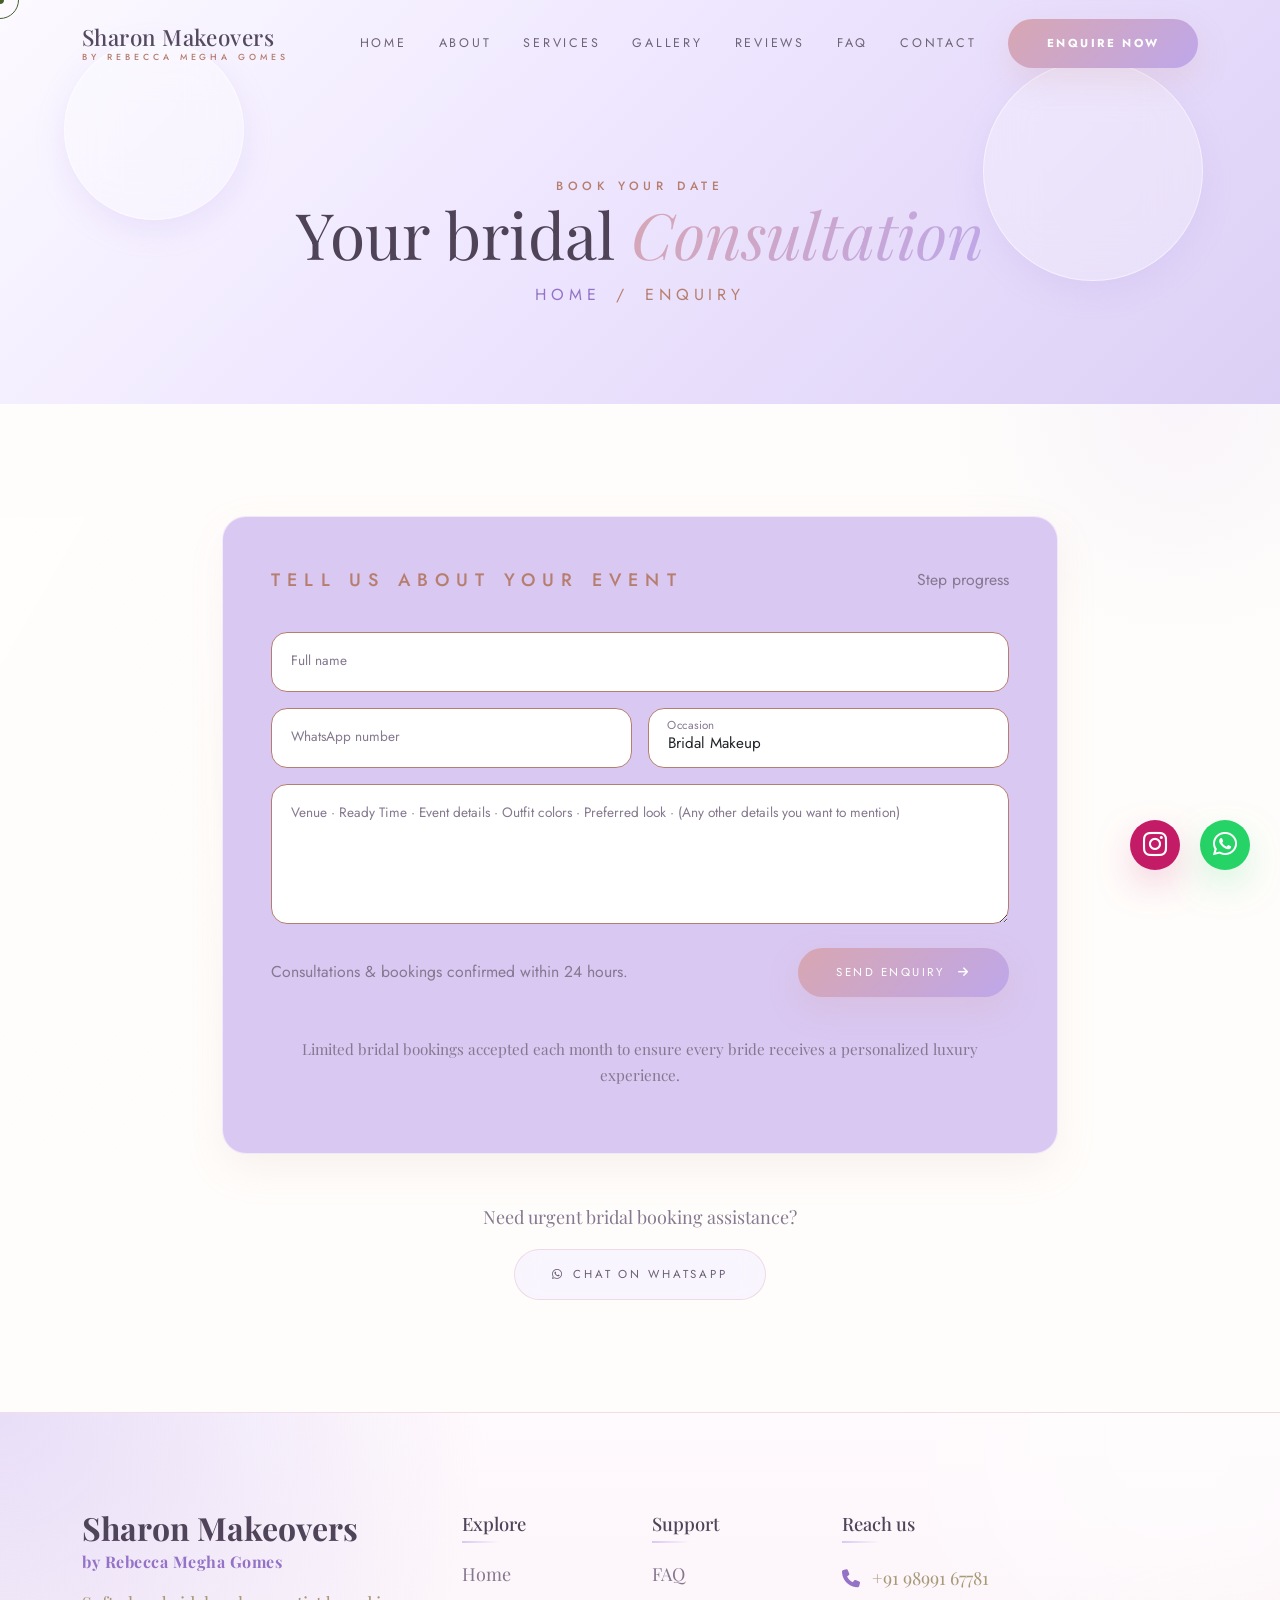
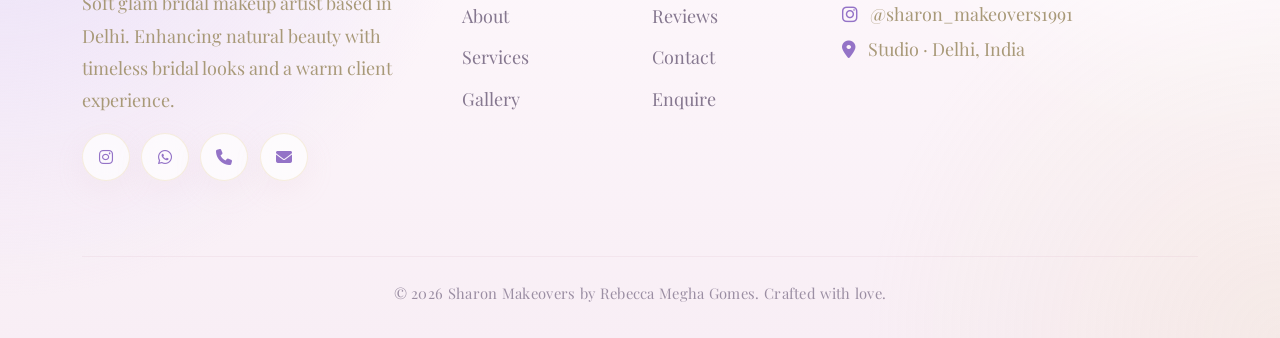
<file: enquiry.html>
<!DOCTYPE html>
<html lang="en">
<head>
<meta charset="UTF-8" /><meta name="viewport" content="width=device-width, initial-scale=1" />
<title>Order Enquiry | Sharon Makeovers</title>
<meta name="description" content="Book your bridal makeup consultation with Sharon Makeovers by Rebecca Megha Gomes. Bridal, engagement, reception and party makeup bookings in Delhi." />
<link rel="preconnect" href="https://fonts.googleapis.com"><link rel="preconnect" href="https://fonts.gstatic.com" crossorigin>
<link href="https://fonts.googleapis.com/css2?family=Playfair+Display:wght@400;500;600&family=Cormorant+Garamond:ital,wght@0,300;0,400;1,300;1,400&family=Jost:wght@300;400;500&display=swap" rel="stylesheet">
<link rel="stylesheet" href="https://cdn.jsdelivr.net/npm/bootstrap@5.3.3/dist/css/bootstrap.min.css">
<link rel="stylesheet" href="https://cdnjs.cloudflare.com/ajax/libs/font-awesome/6.5.0/css/all.min.css">
<link rel="stylesheet" href="CSS/style2.css"><link rel="stylesheet" href="CSS/responsive.css">
</head>
<body>
<div class="loader"><div class="loader-ring"></div><div class="loader-text">Sharon Makeovers</div></div>
<div class="cursor-dot"></div><div class="cursor-ring"></div><div class="scroll-progress"></div>

<nav class="navbar navbar-expand-lg fixed-top">
  <div class="container">
    <a class="brand navbar-brand" href="index.html">Sharon Makeovers<small>by Rebecca Megha Gomes</small></a>
    <button class="navbar-toggler" data-bs-toggle="collapse" data-bs-target="#nav"><i class="fa-solid fa-bars"></i></button>
    <div class="collapse navbar-collapse justify-content-end" id="nav">
     <ul class="navbar-nav align-items-lg-center">
        <li class="nav-item"><a class="nav-link" href="index.html">Home</a></li>
        <li class="nav-item"><a class="nav-link" href="about.html">About</a></li>
        <li class="nav-item"><a class="nav-link" href="services.html">Services</a></li>
        <li class="nav-item"><a class="nav-link " href="gallery.html">Gallery</a></li>
        <li class="nav-item"><a class="nav-link" href="testimonials.html">Reviews</a></li>
        <li class="nav-item"><a class="nav-link" href="faq.html">FAQ</a></li>
        <li class="nav-item"><a class="nav-link" href="contact.html">Contact</a></li>
        <li class="nav-item ms-lg-3"><a class="btn btn-luxe active text-white fw-bold" href="#">Enquire Now</a></li>
      </ul>
    </div>
  </div>
</nav>

<header class="page-header">
  <div class="float-el f1"></div><div class="float-el f3"></div>
  <div class="container position-relative">
    <div class="eyebrow">Book your date</div>
    <h1>Your bridal <span class="display gold-text">Consultation</span></h1>
    <nav class="breadcrumb"><a href="index.html">Home</a><span class="mx-3" style="color:var(--rose-dark)">/</span><span style="color:var(--rose-dark)">Enquiry</span></nav>
  </div>
</header>

<section>
  <div class="container" style="max-width:860px">
    <form id="bookingForm" class="form-luxe glass2 p-4 p-md-5 reveal" data-progress>
      <div class="d-flex justify-content-between align-items-center mb-2">
        <div class="eyebrow" style="font-size: large;">Tell us about your event</div>
        <small class="sans" style="color:var(--muted)">Step progress</small>
      </div>
      <div class="progress-luxe mb-4"><div class="bar"></div></div>

      <div class="row g-3">
        <div class="col-md-12"><div class="form-floating"><input name="name" type="text" class="form-control" id="fn" placeholder="Name" required><label for="fn">Full name</label></div></div>
        <div class="col-md-6"><div class="form-floating"><input name="phone" type="tel" class="form-control" id="fp" placeholder="Phone" required><label for="fp">WhatsApp number</label></div></div>
        <div class="col-md-6"><div class="form-floating"><select name="occasion" class="form-select" id="occ" required>
        <option>Bridal Makeup</option>
        <option>Engagement Makeup</option>
        <option>Reception Makeup</option>
        <option>Party Makeup</option>
        <option>Luxury HD Makeup</option>
        <option>Airbrush Makeup</option>
        <option>Bridesmaid Makeup</option>
        <option>Other</option>
        </select><label for="occ">Occasion</label></div>
      <input type="hidden" name="action" value="booking"></input>
    </div>
        <!-- <div class="col-md-6">
  <div class="form-floating">
    <select class="form-select" name="service" id="cat" required>
      <option value="">Select...</option>
      <option>Soft Glam Bridal</option>
      <option>HD Bridal Makeup</option>
      <option>Airbrush Bridal Makeup</option>
      <option>Engagement Look</option>
      <option>Party Makeup</option>
      <option>Sider / Draping</option>
      <option>Hair Styling</option>
      <option>Full Bridal Package</option>
    </select>

    <label for="cat">Service Required</label>
  </div>
</div> -->
        <!-- <div class="col-md-6"><div class="form-floating"><input name="required_date" type="date" class="form-control" id="dt" required><label for="dt">Required by</label>
        
      </div></div> -->
        
        <!-- <div class="col-md-6"><div class="form-floating"><input name="budget" type="text" class="form-control" id="bd" placeholder="Budget"><label for="bd">Preferred package budget (₹)</label></div></div> -->
        
        <div class="col-12"><div class="form-floating">
          <textarea name="details" class="form-control" id="dt2" placeholder="Details"></textarea><label for="dt2">Venue · Ready Time · Event details · Outfit colors · Preferred look · (Any other details you want to mention)</label></div></div>
      </div>

      <div class="d-flex justify-content-between align-items-center mt-4 flex-wrap gap-3">
        <small class="sans" style="color:var(--muted)">Consultations & bookings confirmed within 24 hours.</small>
        <button type="submit" class="btn btn-luxe">Send Enquiry <i class="fa-solid fa-arrow-right ms-2"></i></button>
        <p class="text-center mt-4" style="color:var(--muted); font-size:.95rem">
Limited bridal bookings accepted each month to ensure every bride receives a personalized luxury experience.
</p>
      </div>
    </form>

    <div class="text-center mt-5 reveal">
      <p style="color:var(--muted)">Need urgent bridal booking assistance?</p>
      <a href="https://wa.me/919899167781" target="_blank" class="btn btn-ghost"><i class="fa-brands fa-whatsapp me-2"></i>Chat on WhatsApp</a>
    </div>
  </div>
</section>

<!-- Footer (shared) -->
<!-- Footer (shared) -->
<footer class="footer">
  <div class="container">
    <div class="row g-4">
      <div class="col-lg-4">
        <div class="brand-f">Sharon Makeovers <em style="color:var(--gold-dark)">by Rebecca Megha Gomes</em></div>
        <p class="mt-3" style="color:#a89978">Soft glam bridal makeup artist based in Delhi. Enhancing natural beauty with timeless bridal looks and a warm client experience.</p>
        <div class="social mt-3">
          <a href="https://instagram.com/sharon_makeovers1991" target="_blank"><i class="fa-brands fa-instagram"></i></a>
          <a href="https://wa.me/919899167781" target="_blank"><i class="fa-brands fa-whatsapp"></i></a>
          <a href="tel:+91 9899167781"><i class="fa-solid fa-phone"></i></a>
          <a href="mailto:hello@sharon_makeovers.in"><i class="fa-solid fa-envelope"></i></a>
        </div>
      </div>
      <div class="col-6 col-lg-2"><h6>Explore</h6>
        <div><a href="index.html">Home</a></div><div><a href="about.html">About</a></div>
        <div><a href="services.html">Services</a></div><div><a href="gallery.html">Gallery</a></div>
      </div>
      <div class="col-6 col-lg-2"><h6>Support</h6>
        <div><a href="faq.html">FAQ</a></div><div><a href="testimonials.html">Reviews</a></div>
        <div><a href="contact.html">Contact</a></div><div><a href="#">Enquire</a></div>
      </div>
      <div class="col-lg-4"><h6>Reach us</h6>
        <p style="color:#a89978;margin:.2rem 0"><i class="fa-solid fa-phone me-2" style="color:var(--gold-dark)"></i> +91 98991 67781</p>
        <p style="color:#a89978;margin:.2rem 0"><i class="fa-brands fa-instagram me-2" style="color:var(--gold-dark)"></i> @sharon_makeovers1991</p>
        <p style="color:#a89978;margin:.2rem 0"><i class="fa-solid fa-location-dot me-2" style="color:var(--gold-dark)"></i> Studio · Delhi, India</p>
      </div>
    </div>
    <div class="copy text-center">© 2026 Sharon Makeovers by Rebecca Megha Gomes. Crafted with love.</div>
  </div>
</footer>

<a class="fab-wa" href="https://wa.me/919899167781" target="_blank" aria-label="WhatsApp"><i class="fa-brands fa-whatsapp"></i></a>
<a class="fab-insta" href="https://instagram.com/sharon_makeovers1991" target="_blank" aria-label="Instagram"><i class="fa-brands fa-instagram"></i></a>
<button class="back-top"><i class="fa-solid fa-arrow-up"></i></button>
<script src="https://cdn.jsdelivr.net/npm/bootstrap@5.3.3/dist/js/bootstrap.bundle.min.js"></script>
<script src="JS/main.js"></script>
<script>
  const scriptURL = "https://script.google.com/macros/s/AKfycbwuIbN1fbUwFCFcocd1rbpxppZJF9Jh0Rh3cpDOvjegwHcS3NXcQql8kV0KkBQnZkl8/exec";

  
const form = document.getElementById("bookingForm");

form.addEventListener("submit", function(e){

    e.preventDefault();

    fetch(scriptURL,{
        method:"POST",
        body:new FormData(form)
    })
    .then(res=>res.json())
    .then(data=>{

        alert("Your enquiry has been submitted successfully!");

        form.reset();

    })
    .catch(err=>{

        console.log(err);

        alert("Something went wrong.");

    });

});
</script>
</body>
</html>
</file>
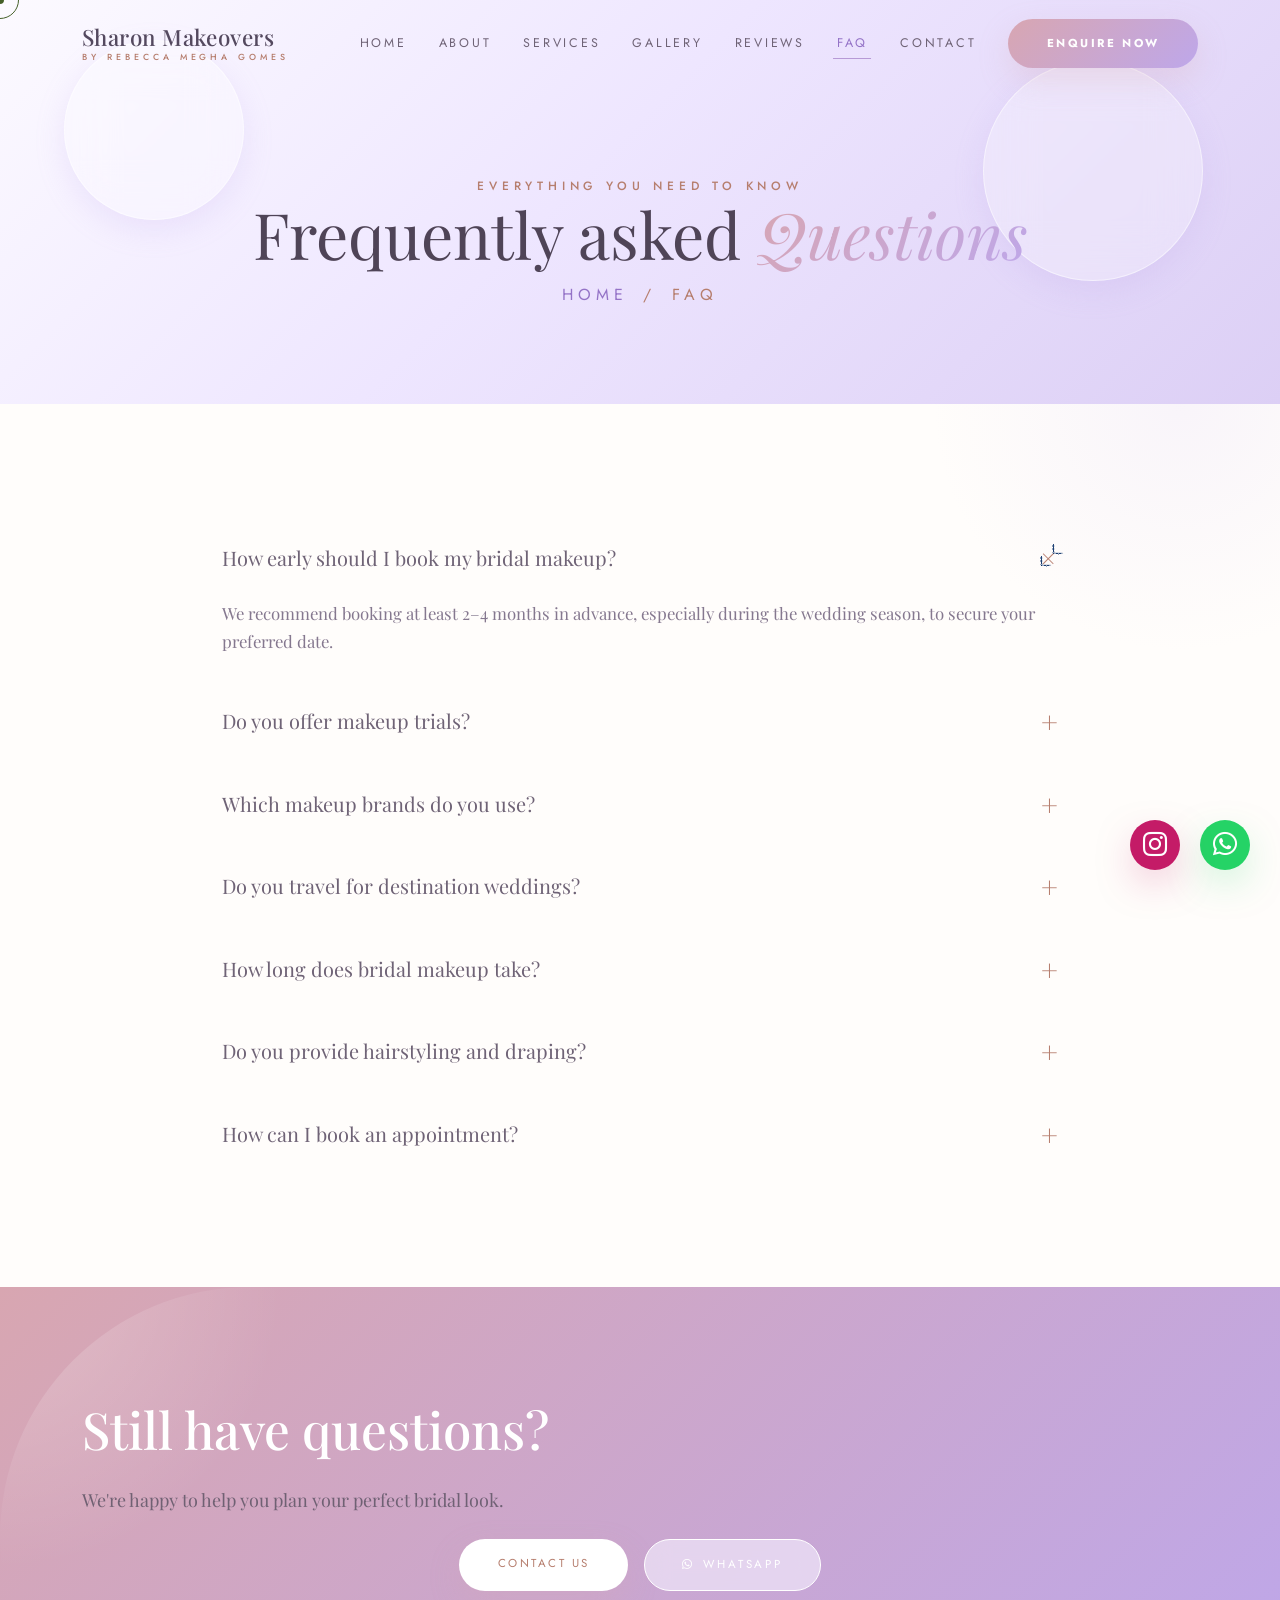
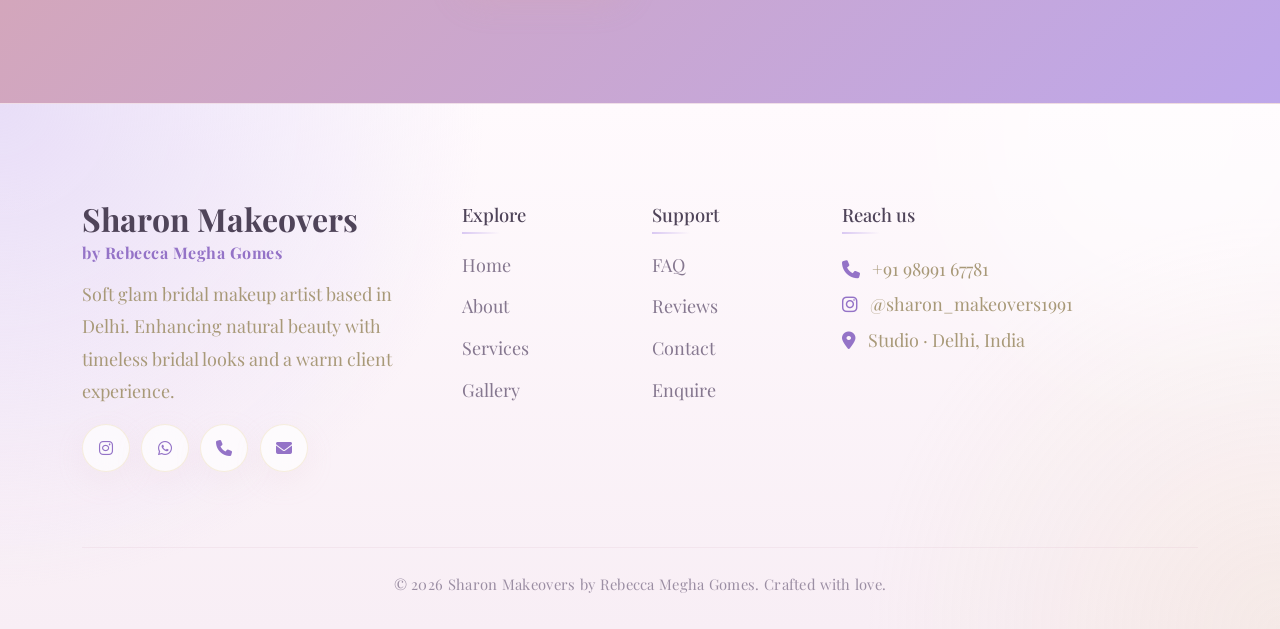
<file: faq.html>
<!DOCTYPE html>
<html lang="en">
<head>
<meta charset="UTF-8" /><meta name="viewport" content="width=device-width, initial-scale=1" />
<title>FAQ | Sharon Makeovers</title>
<meta name="description" content="Frequently asked questions about bridal makeup bookings, packages, travel, trials and services by Sharon Makeovers." />
<link rel="preconnect" href="https://fonts.googleapis.com"><link rel="preconnect" href="https://fonts.gstatic.com" crossorigin>
<link href="https://fonts.googleapis.com/css2?family=Playfair+Display:wght@400;500;600&family=Cormorant+Garamond:ital,wght@0,300;0,400;1,300;1,400&family=Jost:wght@300;400;500&display=swap" rel="stylesheet">
<link rel="stylesheet" href="https://cdn.jsdelivr.net/npm/bootstrap@5.3.3/dist/css/bootstrap.min.css">
<link rel="stylesheet" href="https://cdnjs.cloudflare.com/ajax/libs/font-awesome/6.5.0/css/all.min.css">
<link rel="stylesheet" href="CSS/style2.css"><link rel="stylesheet" href="CSS/responsive.css">
</head>
<body>
<div class="loader"><div class="loader-ring"></div><div class="loader-text">Sharon Makeovers</div></div>
<div class="cursor-dot"></div><div class="cursor-ring"></div><div class="scroll-progress"></div>

<nav class="navbar navbar-expand-lg fixed-top">
  <div class="container">
    <a class="brand navbar-brand" href="index.html">Sharon Makeovers<small>by Rebecca Megha Gomes</small></a>
    <button class="navbar-toggler" data-bs-toggle="collapse" data-bs-target="#nav"><i class="fa-solid fa-bars"></i></button>
    <div class="collapse navbar-collapse justify-content-end" id="nav">
     <ul class="navbar-nav align-items-lg-center">
        <li class="nav-item"><a class="nav-link" href="index.html">Home</a></li>
        <li class="nav-item"><a class="nav-link" href="about.html">About</a></li>
        <li class="nav-item"><a class="nav-link" href="services.html">Services</a></li>
        <li class="nav-item"><a class="nav-link" href="gallery.html">Gallery</a></li>
        <li class="nav-item"><a class="nav-link" href="testimonials.html">Reviews</a></li>
        <li class="nav-item"><a class="nav-link active" href="#">FAQ</a></li>
        <li class="nav-item"><a class="nav-link" href="contact.html">Contact</a></li>
        <li class="nav-item ms-lg-3"><a class="btn btn-luxe fw-bold" href="enquiry.html">Enquire Now</a></li>
      </ul>
    </div>
  </div>
</nav>

<header class="page-header">
  <div class="float-el f1"></div><div class="float-el f3"></div>
  <div class="container position-relative">
    <div class="eyebrow">Everything you need to know</div>
    <h1>Frequently asked <span class="display gold-text">Questions</span></h1>
    <nav class="breadcrumb"><a href="index.html">Home</a><span class="mx-3" style="color:var(--rose-dark)">/</span><span style="color:var(--rose-dark)">FAQ</span></nav>
  </div>
</header>

<section>
  <div class="container" style="max-width:860px">
    <div class="accordion reveal" id="faq">

  <div class="accordion-item">
    <h2 class="accordion-header">
      <button class="accordion-button" data-bs-toggle="collapse" data-bs-target="#q1">
        How early should I book my bridal makeup?
      </button>
    </h2>

    <div id="q1" class="accordion-collapse collapse show" data-bs-parent="#faq">
      <div class="accordion-body">
        We recommend booking at least 2–4 months in advance, especially during the wedding season, to secure your preferred date.
      </div>
    </div>
  </div>

  <div class="accordion-item">
    <h2 class="accordion-header">
      <button class="accordion-button collapsed" data-bs-toggle="collapse" data-bs-target="#q2">
        Do you offer makeup trials?
      </button>
    </h2>

    <div id="q2" class="accordion-collapse collapse" data-bs-parent="#faq">
      <div class="accordion-body">
        Yes, bridal makeup trials are available on request in studio. Trials help finalize the perfect look based on your outfit, skin type and preferences.
      </div>
    </div>
  </div>

  <div class="accordion-item">
    <h2 class="accordion-header">
      <button class="accordion-button collapsed" data-bs-toggle="collapse" data-bs-target="#q3">
        Which makeup brands do you use?
      </button>
    </h2>

    <div id="q3" class="accordion-collapse collapse" data-bs-parent="#faq">
      <div class="accordion-body">
        We use premium professional brands such as Charlotte Tilbury, Huda Beauty, Laura Mercier, Make Up For Ever, Rare Beauty, Makeup by Mario, Bobbi Brown, Smashbox, Natasha Denona, MAC, Tarte, Anastasia Beverly Hills, Too Faced, NARS, and Kylie Cosmetics, to name a few, ensuring flawless, long-lasting results.

      </div>
    </div>
  </div>

  <div class="accordion-item">
    <h2 class="accordion-header">
      <button class="accordion-button collapsed" data-bs-toggle="collapse" data-bs-target="#q4">
        Do you travel for destination weddings?
      </button>
    </h2>

    <div id="q4" class="accordion-collapse collapse" data-bs-parent="#faq">
      <div class="accordion-body">
        Yes, Sharon Makeovers is available for destination weddings across India. Travel and accommodation charges may apply depending on the location.
      </div>
    </div>
  </div>

  <div class="accordion-item">
    <h2 class="accordion-header">
      <button class="accordion-button collapsed" data-bs-toggle="collapse" data-bs-target="#q5">
        How long does bridal makeup take?
      </button>
    </h2>

    <div id="q5" class="accordion-collapse collapse" data-bs-parent="#faq">
      <div class="accordion-body">
        Bridal makeup usually takes around 2.5 to 3 hours including hairstyling, draping and final touch-ups.
      </div>
    </div>
  </div>

  <div class="accordion-item">
    <h2 class="accordion-header">
      <button class="accordion-button collapsed" data-bs-toggle="collapse" data-bs-target="#q6">
        Do you provide hairstyling and draping?
      </button>
    </h2>

    <div id="q6" class="accordion-collapse collapse" data-bs-parent="#faq">
      <div class="accordion-body">
        Yes, bridal packages include hairstyling, saree/dupatta draping and lash application for a complete bridal experience.
      </div>
    </div>
  </div>

  <div class="accordion-item">
    <h2 class="accordion-header">
      <button class="accordion-button collapsed" data-bs-toggle="collapse" data-bs-target="#q7">
        How can I book an appointment?
      </button>
    </h2>

    <div id="q7" class="accordion-collapse collapse" data-bs-parent="#faq">
      <div class="accordion-body">
        You can book through our enquiry form or WhatsApp us directly at +91 98991 67781. To secure your slot, a 30% advance payment is required..
      </div>
    </div>
  </div>

</div>
  </div>
</section>

<section class="cta-strip">
  <div class="container reveal"><h2>Still have questions?</h2><p class="mt-2" style="opacity:.85">We're happy to help you plan your perfect bridal look.</p>
    <div class="d-flex justify-content-center gap-3 flex-wrap mt-4"><a href="contact.html" class="btn btn-luxe">Contact Us</a><a href="https://wa.me/919899167781" target="_blank" class="btn btn-ghost"><i class="fa-brands fa-whatsapp me-2"></i>WhatsApp</a></div>
  </div>
</section>

<!-- Footer (shared) -->
<footer class="footer">
  <div class="container">
    <div class="row g-4">
      <div class="col-lg-4">
        <div class="brand-f">Sharon Makeovers <em style="color:var(--gold-dark)">by Rebecca Megha Gomes</em></div>
        <p class="mt-3" style="color:#a89978">Soft glam bridal makeup artist based in Delhi. Enhancing natural beauty with timeless bridal looks and a warm client experience.</p>
        <div class="social mt-3">
          <a href="https://instagram.com/sharon_makeovers1991" target="_blank"><i class="fa-brands fa-instagram"></i></a>
          <a href="https://wa.me/919899167781" target="_blank"><i class="fa-brands fa-whatsapp"></i></a>
          <a href="tel:+91 9899167781"><i class="fa-solid fa-phone"></i></a>
          <a href="mailto:hello@sharon_makeovers.in"><i class="fa-solid fa-envelope"></i></a>
        </div>
      </div>
      <div class="col-6 col-lg-2"><h6>Explore</h6>
        <div><a href="index.html">Home</a></div><div><a href="about.html">About</a></div>
        <div><a href="services.html">Services</a></div><div><a href="gallery.html">Gallery</a></div>
      </div>
      <div class="col-6 col-lg-2"><h6>Support</h6>
        <div><a href="#">FAQ</a></div><div><a href="testimonials.html">Reviews</a></div>
        <div><a href="contact.html">Contact</a></div><div><a href="enquiry.html">Enquire</a></div>
      </div>
      <div class="col-lg-4"><h6>Reach us</h6>
        <p style="color:#a89978;margin:.2rem 0"><i class="fa-solid fa-phone me-2" style="color:var(--gold-dark)"></i> +91 98991 67781</p>
        <p style="color:#a89978;margin:.2rem 0"><i class="fa-brands fa-instagram me-2" style="color:var(--gold-dark)"></i> @sharon_makeovers1991</p>
        <p style="color:#a89978;margin:.2rem 0"><i class="fa-solid fa-location-dot me-2" style="color:var(--gold-dark)"></i> Studio · Delhi, India</p>
      </div>
    </div>
    <div class="copy text-center">© 2026 Sharon Makeovers by Rebecca Megha Gomes. Crafted with love.</div>
  </div>
</footer>

<a class="fab-wa" href="https://wa.me/919899167781" target="_blank" aria-label="WhatsApp"><i class="fa-brands fa-whatsapp"></i></a>
<a class="fab-insta" href="https://instagram.com/sharon_makeovers1991" target="_blank" aria-label="Instagram"><i class="fa-brands fa-instagram"></i></a>
<button class="back-top"><i class="fa-solid fa-arrow-up"></i></button>
<script src="https://cdn.jsdelivr.net/npm/bootstrap@5.3.3/dist/js/bootstrap.bundle.min.js"></script>
<script src="JS/main.js"></script>
</body>
</html>
</file>
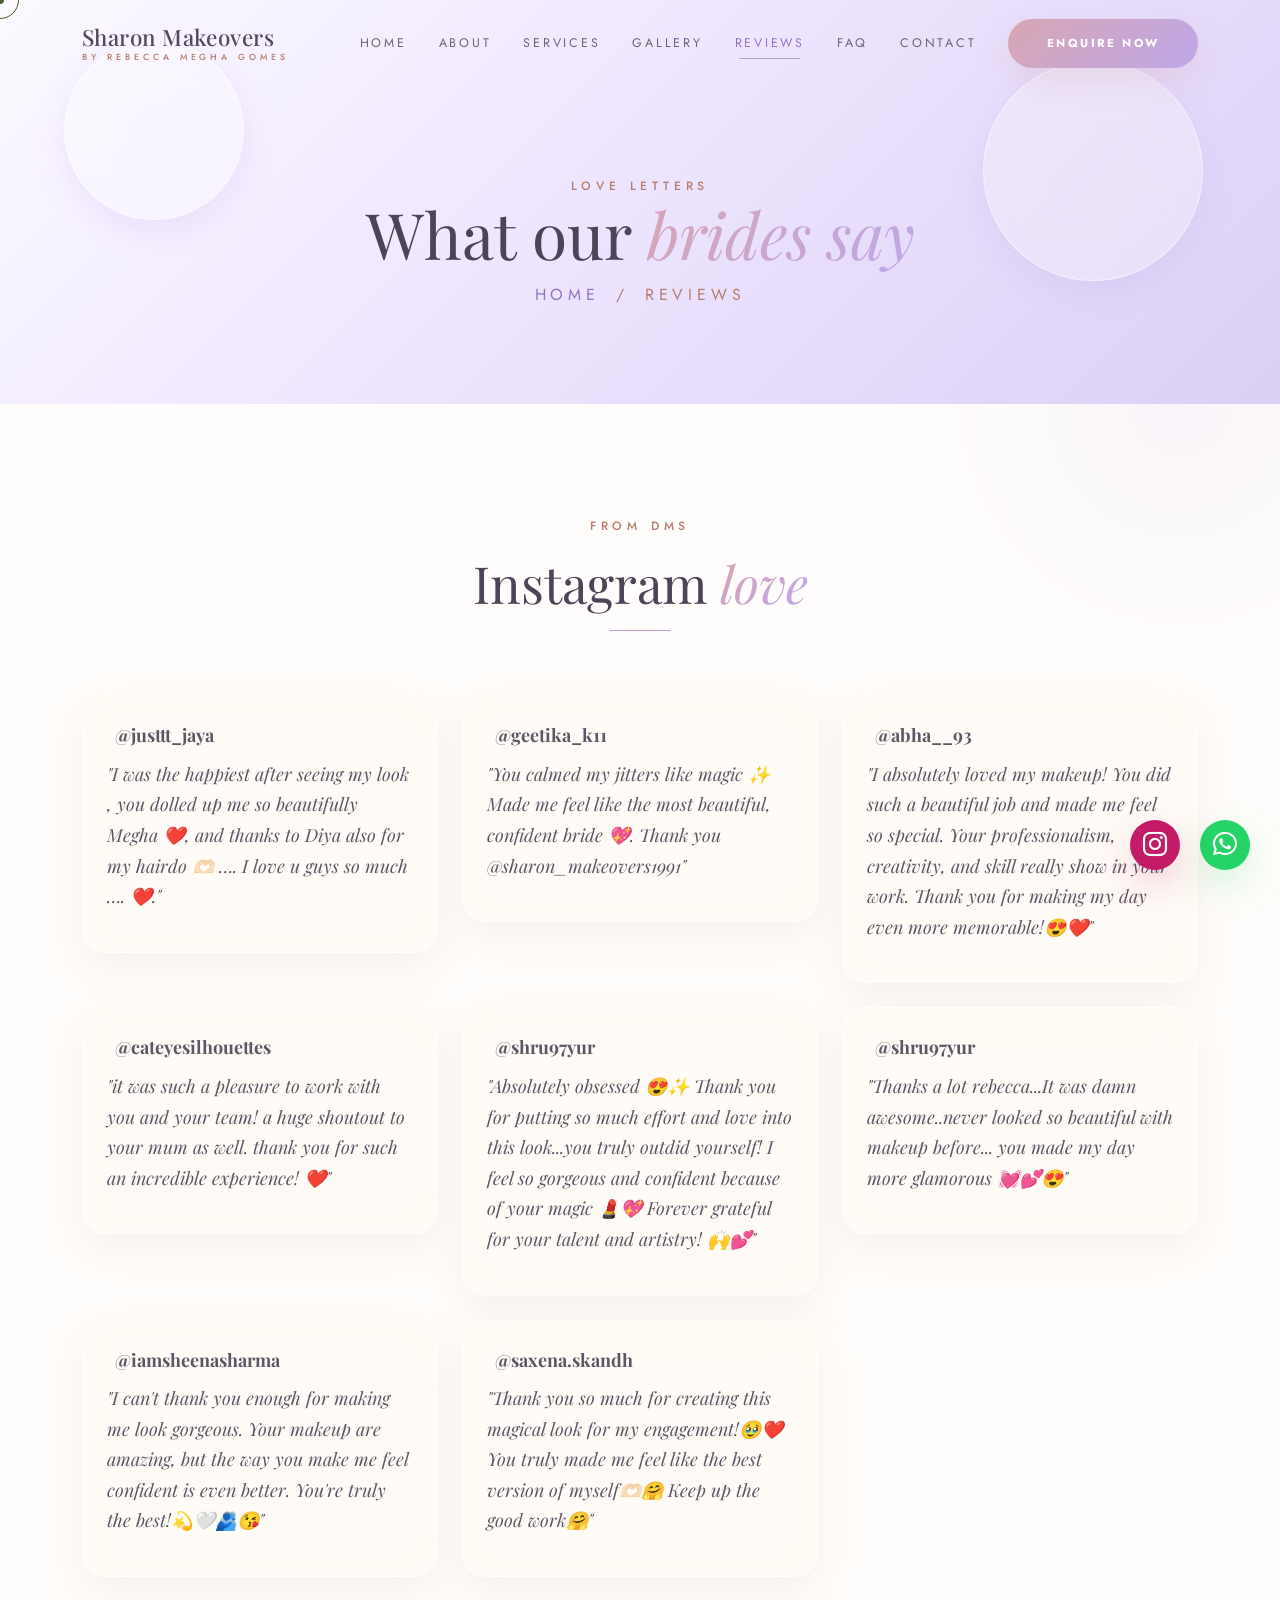
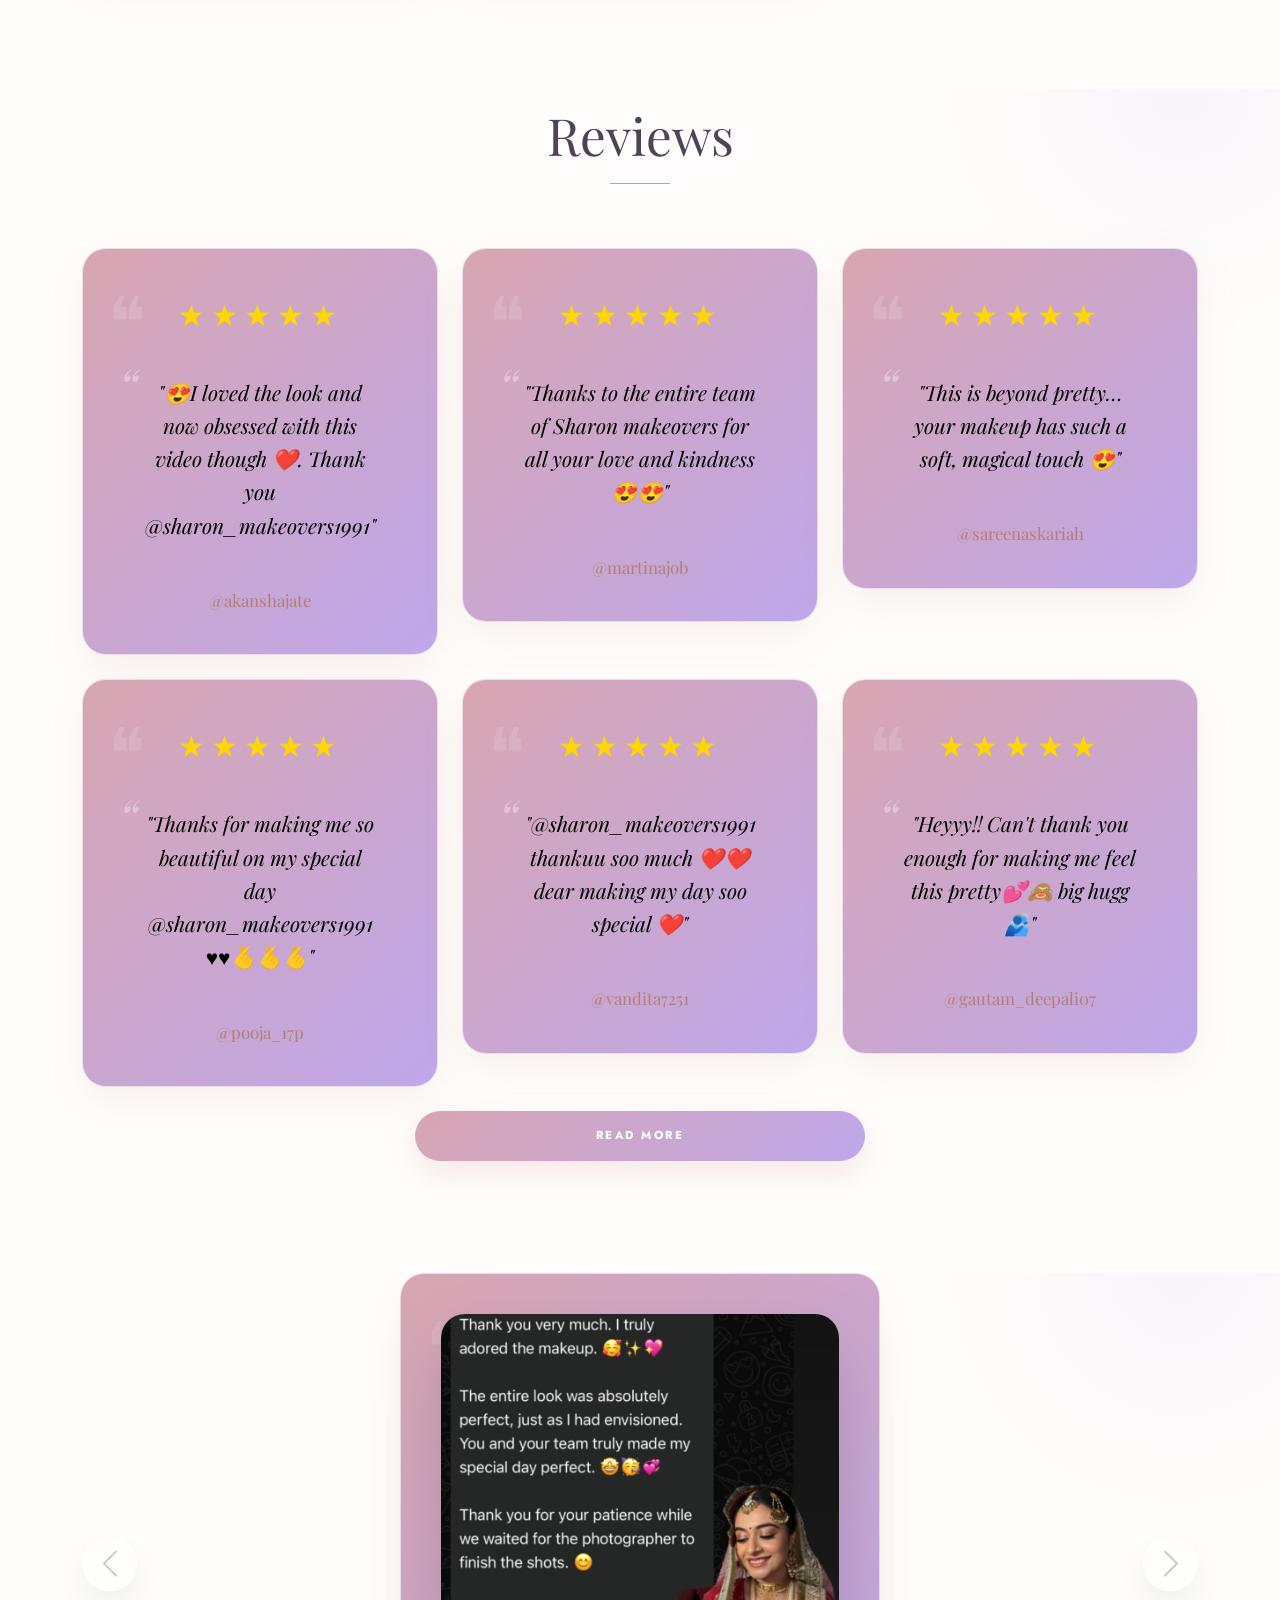
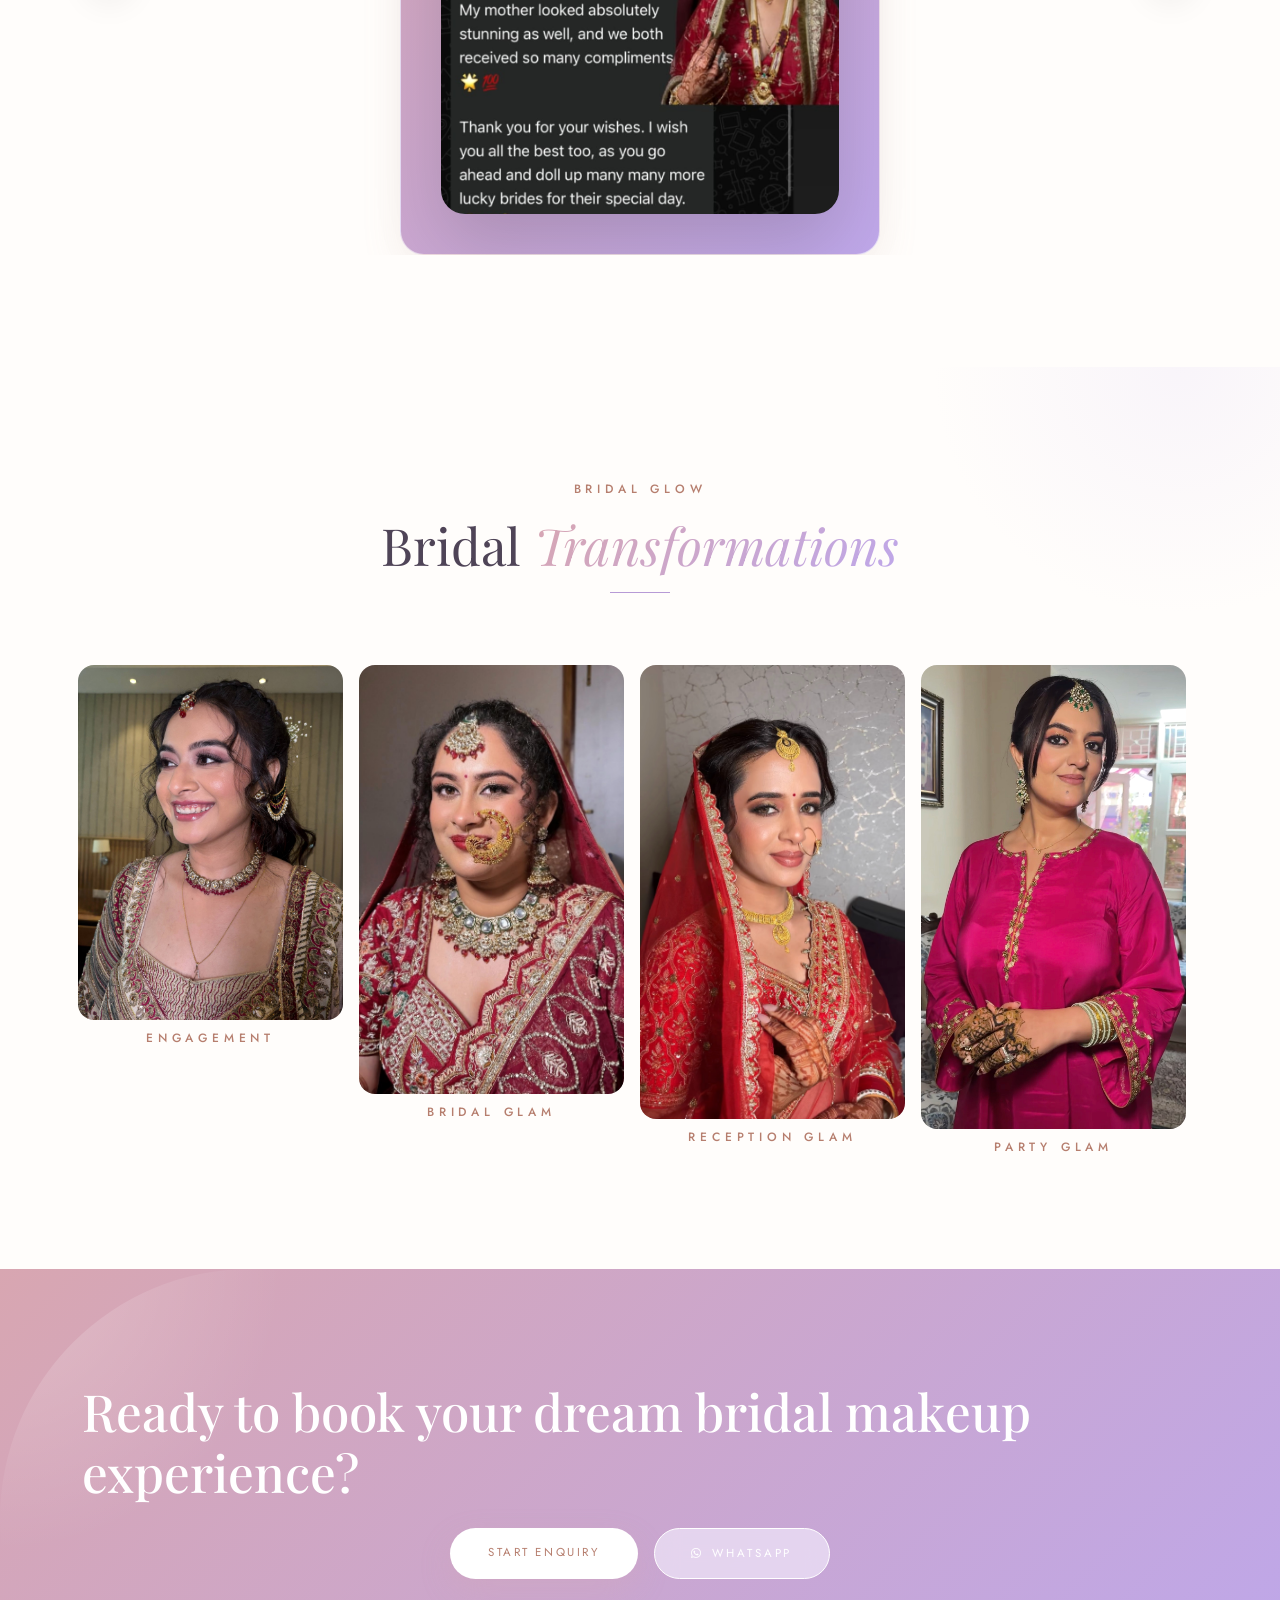
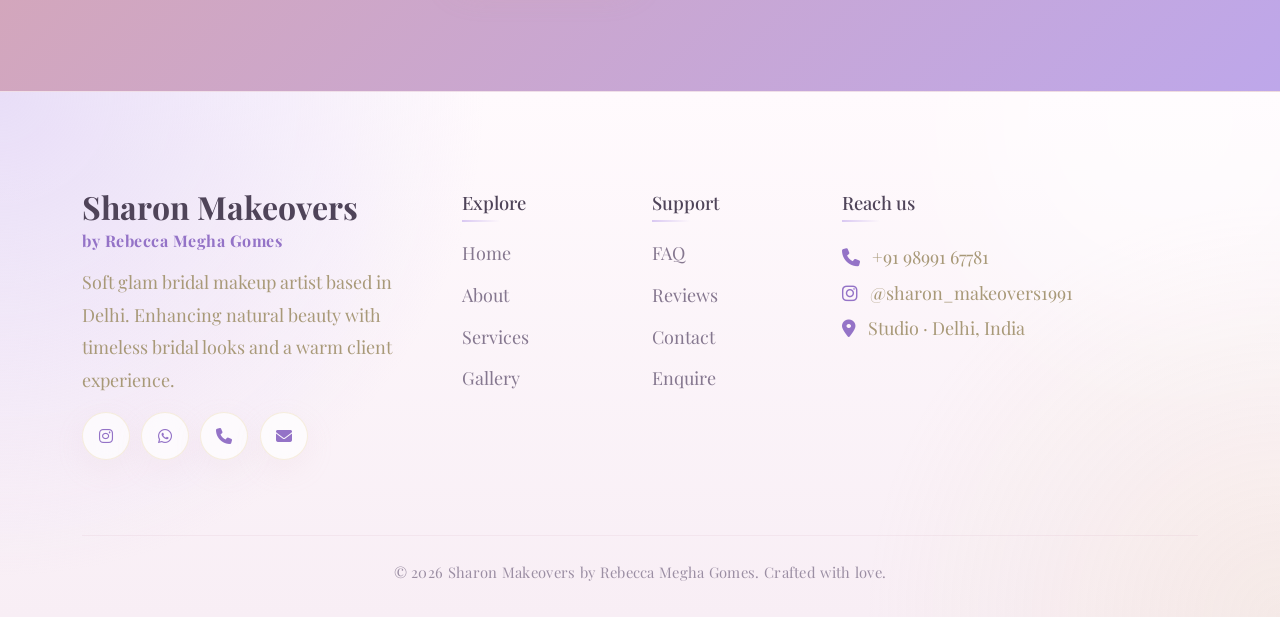
<file: testimonials.html>
<!DOCTYPE html>
<html lang="en">
<head>
<meta charset="UTF-8" /><meta name="viewport" content="width=device-width, initial-scale=1" />
<title>Reviews | Sharon Makeovers</title>
<meta name="description" content="Real bridal makeup reviews from happy brides of Sharon Makeovers by Rebecca Megha Gomes in Delhi." />
<link rel="preconnect" href="https://fonts.googleapis.com"><link rel="preconnect" href="https://fonts.gstatic.com" crossorigin>
<link href="https://fonts.googleapis.com/css2?family=Playfair+Display:wght@400;500;600&family=Cormorant+Garamond:ital,wght@0,300;0,400;1,300;1,400&family=Jost:wght@300;400;500&display=swap" rel="stylesheet">
<link rel="stylesheet" href="https://cdn.jsdelivr.net/npm/bootstrap@5.3.3/dist/css/bootstrap.min.css">
<link rel="stylesheet" href="https://cdnjs.cloudflare.com/ajax/libs/font-awesome/6.5.0/css/all.min.css">
<link rel="stylesheet" href="CSS/style2.css"><link rel="stylesheet" href="CSS/responsive.css">
</head>
<body>
<div class="loader"><div class="loader-ring"></div><div class="loader-text">Sharon Makeovers</div></div>
<div class="cursor-dot"></div><div class="cursor-ring"></div><div class="scroll-progress"></div>

<nav class="navbar navbar-expand-lg fixed-top">
  <div class="container">
    <a class="brand navbar-brand" href="index.html">Sharon Makeovers<small>by Rebecca Megha Gomes</small></a>
    <button class="navbar-toggler" data-bs-toggle="collapse" data-bs-target="#nav"><i class="fa-solid fa-bars"></i></button>
    <div class="collapse navbar-collapse justify-content-end" id="nav">
     <ul class="navbar-nav align-items-lg-center">
        <li class="nav-item"><a class="nav-link" href="index.html">Home</a></li>
        <li class="nav-item"><a class="nav-link" href="about.html">About</a></li>
        <li class="nav-item"><a class="nav-link" href="services.html">Services</a></li>
        <li class="nav-item"><a class="nav-link" href="gallery.html">Gallery</a></li>
        <li class="nav-item"><a class="nav-link active" href="#">Reviews</a></li>
        <li class="nav-item"><a class="nav-link" href="faq.html">FAQ</a></li>
        <li class="nav-item"><a class="nav-link" href="contact.html">Contact</a></li>
        <li class="nav-item ms-lg-3"><a class="btn btn-luxe fw-bold " href="enquiry.html">Enquire Now</a></li>
      </ul>
    </div>
  </div>
</nav>

<header class="page-header">
  <div class="float-el f1"></div><div class="float-el f3"></div>
  <div class="container position-relative">
    <div class="eyebrow">Love letters</div>
    <h1>What our <span class="display gold-text">brides say</span></h1>
    <nav class="breadcrumb"><a href="index.html">Home</a><span class="mx-3" style="color:var(--rose-dark)">/</span><span style="color:var(--rose-dark)">Reviews</span></nav>
  </div>
</header>

<!-- Instagram screenshots -->
<section>
  <div class="container">
    <div class="section-head reveal"><div class="eyebrow">From DMs</div><h2>Instagram <span class="display gold-text">love</span></h2><span class="divider"></span></div>
    <div class="row g-4">
      <div class="col-md-4 reveal"><div class="glass p-4"><div class="d-flex align-items-center mb-2"><div class="ms-2"><strong>@justtt_jaya</strong></div></div><p style="font-style:italic"><a href="https://www.instagram.com/reel/DXI-jSjk3ea/"> "I was the happiest after seeing my look , you dolled up me so beautifully Megha ❤️, and thanks to Diya also for my hairdo 🫶🏻 …. I love u guys so much …. ❤️."</a></p></div></div>

      <div class="col-md-4 reveal"><div class="glass p-4"><div class="d-flex align-items-center mb-2"><div class="ms-2"><strong>@geetika_k11</strong></div></div><p style="font-style:italic"><a href="https://www.instagram.com/reel/DWmF4LMkyxL/"> "You calmed my jitters like magic ✨ Made me feel like the most beautiful, confident bride 💖. Thank you @sharon_makeovers1991"</a></p></div></div>

      <!-- <div class="col-md-4 reveal"><div class="glass p-4"><div class="d-flex align-items-center mb-2"><div class="ms-2"><strong>@akanshajate</strong></div></div><p style="font-style:italic"><a href="https://www.instagram.com/reel/DXtHqbfE-Gl/"> "😍I loved the look and now obsessed with this video though ❤️. Thank you @sharon_makeovers1991"</a></p></div></div> -->

      <!-- <div class="col-md-4 reveal"><div class="glass p-4"><div class="d-flex align-items-center mb-2"><div class="ms-2"><strong>@martinajob</strong></div></div><p style="font-style:italic"><a href="https://www.instagram.com/reel/DV-Pu_dk_DT/"> "Thanks to the entire team of Sharon makeovers for all your love and kindness 😍😍"</a></p></div></div> -->

      <!-- <div class="col-md-4 reveal"><div class="glass p-4"><div class="d-flex align-items-center mb-2"><div class="ms-2"><strong>@sareenaskariah</strong></div></div><p style="font-style:italic"><a href="https://www.instagram.com/reel/DV-Pu_dk_DT/">"This is beyond pretty… your makeup has such a soft, magical touch 😍"</a></p></div></div> -->

      <div class="col-md-4 reveal"><div class="glass p-4"><div class="d-flex align-items-center mb-2"><div class="ms-2"><strong>@abha__93</strong></div></div><p style="font-style:italic"><a href="https://www.instagram.com/reel/DVnP0OtE9u-/">"I absolutely loved my makeup! You did such a beautiful job and made me feel so special. Your professionalism, creativity, and skill really show in your work. Thank you for making my day even more memorable!😍❤️"</a></p></div></div>

      <!-- <div class="col-md-4 reveal"><div class="glass p-4"><div class="d-flex align-items-center mb-2"><div class="ms-2"><strong>@pooja_17p</strong></div></div><p style="font-style:italic"><a href="https://www.instagram.com/reel/DVd2ppWEynD/">"Thanks for making me so beautiful on my special day @sharon_makeovers1991 ♥️♥️🫰🫰🫰"</a></p></div></div> -->

      <div class="col-md-4 reveal"><div class="glass p-4"><div class="d-flex align-items-center mb-2"><div class="ms-2"><strong>@cateyesilhouettes</strong></div></div><p style="font-style:italic"><a href="https://www.instagram.com/reel/DVX-tkwEzxS/">"it was such a pleasure to work with you and your team! a huge shoutout to your mum as well. thank you for such an incredible experience! ❤️"</a></p></div></div>

      <div class="col-md-4 reveal"><div class="glass p-4"><div class="d-flex align-items-center mb-2"><div class="ms-2"><strong>@shru97yur</strong></div></div><p style="font-style:italic"><a href="https://www.instagram.com/reel/DU-LqMUk37K/">"Absolutely obsessed 😍✨ Thank you for putting so much effort and love into this look...you truly outdid yourself! I feel so gorgeous and confident because of your magic 💄💖 Forever grateful for your talent and artistry! 🙌💕"</a></p></div></div>

      <div class="col-md-4 reveal"><div class="glass p-4"><div class="d-flex align-items-center mb-2"><div class="ms-2"><strong>@shru97yur</strong></div></div><p style="font-style:italic"><a href="https://www.instagram.com/reel/DU-LqMUk37K/">"Thanks a lot rebecca...It was damn awesome..never looked so beautiful with makeup before... you made my day more glamorous 💓💕😍"</a></p></div></div>

        <!-- <div class="col-md-4 reveal"><div class="glass p-4"><div class="d-flex align-items-center mb-2"><div class="ms-2"><strong>@shivanitanwar54</strong></div></div><p style="font-style:italic"><a href="https://www.instagram.com/reel/DSji6lXE9Bi/">"Hi Rebecca, I am truly grateful to you for making my special day even more beautiful. The makeup was absolutely lovely, soft, elegant and exactly how I had envisioned it. You understood my ideas so well and turned my vision into a beautiful reality. I received countless compliments throughout the day, which made me feel so confident and happy. Thank you from the bottom of my heart for your patience, talent and for making me feel like the best version of myself on such an important day. 💖❤️❤️❤️👏👏👏👏"</a></p></div></div> -->

          <!-- <div class="col-md-4 reveal"><div class="glass p-4"><div class="d-flex align-items-center mb-2"><div class="ms-2"><strong>@vandita7251</strong></div></div><p style="font-style:italic"><a href="https://www.instagram.com/reel/DRwG70iE2PL/">"@sharon_makeovers1991 thankuu soo much ❤️❤️dear making my day soo special ❤️"</a></p></div></div> -->

           <!-- <div class="col-md-4 reveal"><div class="glass p-4"><div class="d-flex align-items-center mb-2"><div class="ms-2"><strong>@ruth_diya</strong></div></div><p style="font-style:italic"><a href="https://www.instagram.com/reel/DRO8TbPk2TA/">"Rebecca, thank you for making me feel truly beautiful on my big day. Your gentle presence, your patience, and the way you crafted every detail of my look meant more to me than you know. I felt like the best version of myself because of you. Forever grateful. ✨💖"</a></p></div></div> -->

           <!-- <div class="col-md-4 reveal"><div class="glass p-4"><div class="d-flex align-items-center mb-2"><div class="ms-2"><strong>@gautam_deepali07</strong></div></div><p style="font-style:italic"><a href="https://www.instagram.com/reel/DQWdUVgkwec/">"Heyyy!! Can't thank you enough for making me feel this pretty💕🙈 big hugg🫂"</a></p></div></div> -->

           <div class="col-md-4 reveal"><div class="glass p-4"><div class="d-flex align-items-center mb-2"><div class="ms-2"><strong>@iamsheenasharma</strong></div></div><p style="font-style:italic"><a href="https://www.instagram.com/reel/DOD1Ja9kxUc/">"I can't thank you enough for making me look gorgeous. Your makeup are amazing, but the way you make me feel confident is even better. You're truly the best!💫🤍🫂😘"</a></p></div></div>

           <div class="col-md-4 reveal"><div class="glass p-4"><div class="d-flex align-items-center mb-2"><div class="ms-2"><strong>@saxena.skandh</strong></div></div><p style="font-style:italic"><a href="https://www.instagram.com/reel/DLKWA-dSKf-/">"Thank you so much for creating this magical look for my engagement!🥹❤️You truly made me feel like the best version of myself🫶🏻🤗 Keep up the good work🤗"</a></p></div></div>
<!-- 
           <div class="col-md-4 reveal"><div class="glass p-4"><div class="d-flex align-items-center mb-2"><div class="ms-2"><strong>@singh_astha_9988</strong></div></div><p style="font-style:italic"><a href="https://www.instagram.com/reel/DK3rnX9SuIX/">"Thank you so much Megha for dolling me up so beautifully for my reception❤️❤️
You truly worked your magic and made me feel like the best version of myself. Every detail was perfect and I received endless compliments all evening. Grateful for your talent, calm energy, and the love you put into your art.
You made my special day even more memorable.
So much love to you and your team❤️❤️"</a></p></div></div> -->
    </div>
  </div>
</section>

<!-- Review cards grid -->
<section style="background:var(--grad-beige)" class="mt-0 pt-0">
  <div class="container mt-0 pt-0">
     <div class="section-head reveal"><h2>Reviews <span class="display gold-text"></span></h2><span class="divider"></span></div>
    <div class="row g-4">

  <div class="col-md-6 col-lg-4 reveal">
    <div class="testimonial glass">
      <div class="stars">★★★★★</div>

      <p class="quote">
        <a href="https://www.instagram.com/reel/DXtHqbfE-Gl/"> "😍I loved the look and now obsessed with this video though ❤️. Thank you @sharon_makeovers1991"</a>
      </p>

      <div class="author">@akanshajate</div>
      <!-- <div class="role">Delhi Bride</div> --> 
    </div>
  </div>

  <div class="col-md-6 col-lg-4 reveal">
    <div class="testimonial glass">
      <div class="stars">★★★★★</div>

      <p class="quote">
        <a href="https://www.instagram.com/reel/DV-Pu_dk_DT/"> "Thanks to the entire team of Sharon makeovers for all your love and kindness 😍😍"</a>
      </p>

      <div class="author">@martinajob</div>
      <!-- <div class="role">Engagement Makeup</div> -->
    </div>
  </div>

  <div class="col-md-6 col-lg-4 reveal">
    <div class="testimonial glass">
      <div class="stars">★★★★★</div>

      <p class="quote">
        <a href="https://www.instagram.com/reel/DV-Pu_dk_DT/">"This is beyond pretty… your makeup has such a soft, magical touch 😍"</a>
      </p>

      <div class="author">@sareenaskariah</div>
    </div>
  </div>

  <div class="col-md-6 col-lg-4 reveal">
    <div class="testimonial glass">
      <div class="stars">★★★★★</div>

      <p class="quote">
        <a href="https://www.instagram.com/reel/DVd2ppWEynD/">"Thanks for making me so beautiful on my special day @sharon_makeovers1991 ♥️♥️🫰🫰🫰"</a>
      </p>

      <div class="author">@pooja_17p</div>
    </div>
  </div>

  <div class="col-md-6 col-lg-4 reveal">
    <div class="testimonial glass">
      <div class="stars">★★★★★</div>

      <p class="quote">
        <a href="https://www.instagram.com/reel/DRwG70iE2PL/">"@sharon_makeovers1991 thankuu soo much ❤️❤️dear making my day soo special ❤️"</a>
      </p>

      <div class="author">@vandita7251</div>
    </div>
  </div>

  <div class="col-md-6 col-lg-4 reveal">
    <div class="testimonial glass">
      <div class="stars">★★★★★</div>

      <p class="quote">
        <a href="https://www.instagram.com/reel/DQWdUVgkwec/">"Heyyy!! Can't thank you enough for making me feel this pretty💕🙈 big hugg🫂"</a>
      </p>

      <div class="author">@gautam_deepali07</div>
    </div>
  </div>

  <a class="btn btn-luxe fw-bold mx-auto" href="https://www.instagram.com/stories/highlights/17939588447072374/" style="width: 50vh;">Read More</a>

</div>
  </div>
</section>

<!-- Featured big carousel -->
<section class="mt-0 pt-0">
  <div class="container">
    <div id="tcar" class="carousel slide reveal" data-bs-ride="carousel" data-bs-interval="5000">
      <div class="carousel-inner">

  <div class="carousel-item active">
    <div class="testimonial glass mx-auto" style="max-width:480px">
      <img src="Images/Testimonials/Testimoial1.jpeg"  width="400px" height="500px"></img>
    </div>
  </div>

  <div class="carousel-item">
    <div class="testimonial glass mx-auto" style="max-width:480px">
      <img src="Images/Testimonials/Testimonial2.jpeg" width="400px" height="500px"></img>
    </div>
  </div>

  <div class="carousel-item">
    <div class="testimonial glass mx-auto" style="max-width:480px">
      <img src="Images/Testimonials/Testimonial3.jpeg" loading="lazy" width="400px" height="500px"></img>
    </div>
  </div>
   <div class="carousel-item">
    <div class="testimonial glass mx-auto" style="max-width:480px">
      <img src="Images/Testimonials/Testimonial4.jpeg" loading="lazy" width="400px" height="500px"></img>
    </div>
  </div>
   <div class="carousel-item">
    <div class="testimonial glass mx-auto" style="max-width:480px">
      <img src="Images/Testimonials/Testimonial5.jpeg" loading="lazy" width="400px" height="500px"></img>
    </div>
  </div>
   <!-- <div class="carousel-item">
    <div class="testimonial glass mx-auto" style="max-width:480px">
      <img src="Images/Testimonials/Testimonial6.jpeg" width="400px" height="500px"></img>
    </div>
  </div> -->
   <div class="carousel-item">
    <div class="testimonial glass mx-auto" style="max-width:480px">
      <img src="Images/Testimonials/Testimonial6.jpeg" loading="lazy" width="400px" height="500px"></img>
    </div>
  </div>
   <div class="carousel-item">
    <div class="testimonial glass mx-auto" style="max-width:480px">
      <img src="Images/Testimonials/Testimonial7.jpeg" loading="lazy" width="400px" height="500px"></img>
    </div>
  </div>
   <div class="carousel-item">
    <div class="testimonial glass mx-auto" style="max-width:480px">
      <img src="Images/Testimonials/Testimonial8.jpeg" loading="lazy" width="400px" height="500px"></img>
    </div>
  </div>
   <div class="carousel-item">
    <div class="testimonial glass mx-auto" style="max-width:480px">
      <img src="Images/Testimonials/Testimonial9.jpeg" loading="lazy" width="400px" height="500px"></img>
    </div>
  </div>
   <div class="carousel-item">
    <div class="testimonial glass mx-auto" style="max-width:480px">
      <img src="Images/Testimonials/Testimonial10.jpeg" loading="lazy" width="400px" height="500px"></img>
    </div>
  </div>
   <div class="carousel-item">
    <div class="testimonial glass mx-auto" style="max-width:480px">
      <img src="Images/Testimonials/Testimonial11.jpeg" loading="lazy" width="400px" height="500px"></img>
    </div>
  </div>
   <div class="carousel-item">
    <div class="testimonial glass mx-auto" style="max-width:480px">
      <img src="Images/Testimonials/Testimonial12.jpeg" loading="lazy" width="400px" height="500px"></img>
    </div>
  </div>
   <div class="carousel-item">
    <div class="testimonial glass mx-auto" style="max-width:480px">
      <img src="Images/Testimonials/Testimonial13.jpeg" loading="lazy" width="400px" height="500px"></img>
    </div>
  </div>
   <div class="carousel-item">
    <div class="testimonial glass mx-auto" style="max-width:480px">
      <img src="Images/Testimonials/Testimonial14.jpeg" loading="lazy" width="400px" height="500px"></img>
    </div>
  </div>
   <div class="carousel-item">
    <div class="testimonial glass mx-auto" style="max-width:480px">
      <img src="Images/Testimonials/Testimonial15.jpeg" loading="lazy" width="400px" height="500px"></img>
    </div>
  </div>
   <div class="carousel-item">
    <div class="testimonial glass mx-auto" style="max-width:480px">
      <img src="Images/Testimonials/Testimonial16.jpeg" loading="lazy" width="400px" height="500px"></img>
    </div>
  </div>
   <div class="carousel-item">
    <div class="testimonial glass mx-auto" style="max-width:480px">
      <img src="Images/Testimonials/Testimonial17.jpeg" loading="lazy" width="400px" height="500px"></img>
    </div>
  </div>
   <div class="carousel-item">
    <div class="testimonial glass mx-auto" style="max-width:480px">
      <img src="Images/Testimonials/Testimonial18.jpeg" loading="lazy" width="400px" height="500px"></img>
    </div>
  </div>
   <div class="carousel-item">
    <div class="testimonial glass mx-auto" style="max-width:480px">
      <img src="Images/Testimonials/Testimonial19.jpeg" loading="lazy" width="400px" height="500px"></img>
    </div>
  </div>
   <div class="carousel-item">
    <div class="testimonial glass mx-auto" style="max-width:480px">
      <img src="Images/Testimonials/Testimonial20.jpeg" loading="lazy" width="400px" height="500px"></img>
    </div>
  </div>
   <div class="carousel-item">
    <div class="testimonial glass mx-auto" style="max-width:480px">
      <img src="Images/Testimonials/Testimonial21.jpeg" loading="lazy" width="400px" height="500px"></img>
    </div>
  </div>
   <!-- <div class="carousel-item">
    <div class="testimonial glass mx-auto" style="max-width:480px">
      <img src="Images/Testimonials/Testimonial22.jpeg" width="400px" height="500px"></img>
    </div>
  </div> -->
   <div class="carousel-item">
    <div class="testimonial glass mx-auto" style="max-width:480px">
      <img src="Images/Testimonials/Testimonial23.jpeg" loading="lazy" width="400px" height="500px"></img>
    </div>
  </div>
   <div class="carousel-item">
    <div class="testimonial glass mx-auto" style="max-width:480px">
      <img src="Images/Testimonials/Testimonial24.jpeg" loading="lazy" width="400px" height="500px"></img>
    </div>
  </div>
  <div class="carousel-item">
    <div class="testimonial glass mx-auto" style="max-width:480px">
      <img src="Images/Testimonials/Testimonial25.jpeg" loading="lazy" width="400px" height="500px"></img>
    </div>
  </div>
  <div class="carousel-item">
    <div class="testimonial glass mx-auto" style="max-width:480px">
      <img src="Images/Testimonials/Testimonial26.jpeg" loading="lazy" width="400px" height="500px"></img>
    </div>
  </div>
  <div class="carousel-item">
    <div class="testimonial glass mx-auto" style="max-width:480px">
      <img src="Images/Testimonials/Testimonial27.jpeg" loading="lazy" width="400px" height="500px"></img>
    </div>
  </div>
  <div class="carousel-item">
    <div class="testimonial glass mx-auto" style="max-width:480px">
      <img src="Images/Testimonials/Testimonial28.jpeg" loading="lazy" width="400px" height="500px"></img>
    </div>
  </div>


</div>
      <button class="carousel-control-prev" data-bs-target="#tcar" data-bs-slide="prev"><span class="carousel-control-prev-icon" style="filter:invert(.4)"></span></button>
      <button class="carousel-control-next" data-bs-target="#tcar" data-bs-slide="next"><span class="carousel-control-next-icon" style="filter:invert(.4)"></span></button>
    </div>
  </div>
</section>

<!-- Before/after -->
<section>
  <div class="container">
    <div class="section-head reveal"><div class="eyebrow">Bridal Glow</div><h2>Bridal <span class="display gold-text">Transformations</span></h2><span class="divider"></span></div>
    <div class="row g-4">

  <!-- <div class="col-md-6 reveal"> -->
    <div class="row g-3">
      <div class="col-xl-3 col-12">
        <img src="Images\IMG_3165.JPG.jpeg"  loading="lazy"
             class="img-fluid rounded-4" alt="Before" style="height: auto;width: 100%;">

        <div class="text-center mt-2 eyebrow">
          Engagement
        </div>
      </div>
      <div class="col-xl-3 col-12">
        <img src="Images\IMG_3158.JPG.jpeg" loading="lazy"
             class="img-fluid rounded-4" alt="After" style="height: auto;width: 100%;">

        <div class="text-center mt-2 eyebrow">
          Bridal Glam
        </div>
      </div>

      <div class="col-xl-3 col-12">
        <img src="Images\IMG_3182.JPG.jpeg" loading="lazy"
             class="img-fluid rounded-4" alt="After" style="height: auto;width: 100%;">

        <div class="text-center mt-2 eyebrow">
          Reception Glam
        </div>
      </div>  
      <div class="col-xl-3 col-12">
        <img src="Images\IMG_3150.jpg.jpeg" loading="lazy"
             class="img-fluid rounded-4" alt="Before" style="height: auto; width: 100%;">

        <div class="text-center mt-2 eyebrow">
          Party Glam
        </div>
      </div>

      
      
       

    </div>
  <!-- </div> -->


</div>
  </div>
</section>

<!-- Video testimonials -->
<!-- <section style="background:var(--grad-beige)">
  <div class="container">
    <div class="section-head reveal"><div class="eyebrow">In their words</div><h2>Video <span class="display gold-text">testimonials</span></h2><span class="divider"></span></div>
    <div class="row g-4">

  <div class="col-md-4 reveal">
    <div class="product-card">

      <div class="img-wrap"
           style="background:#000;display:flex;align-items:center;justify-content:center">

        <i class="fa-solid fa-play"
           style="color:#fff;font-size:3rem;opacity:.7"></i>
      </div>

      <div class="body">
        <h5>Bridal Makeup Experience</h5>
        <div class="meta">Delhi Bride</div>
      </div>
    </div>
  </div>

  <div class="col-md-4 reveal">
    <div class="product-card">

      <div class="img-wrap"
           style="background:#000;display:flex;align-items:center;justify-content:center">

        <i class="fa-solid fa-play"
           style="color:#fff;font-size:3rem;opacity:.7"></i>
      </div>

      <div class="body">
        <h5>Reception Glam Look</h5>
        <div class="meta">Noida Wedding</div>
      </div>
    </div>
  </div>

  <div class="col-md-4 reveal">
    <div class="product-card">

      <div class="img-wrap"
           style="background:#000;display:flex;align-items:center;justify-content:center">

        <i class="fa-solid fa-play"
           style="color:#fff;font-size:3rem;opacity:.7"></i>
      </div>

      <div class="body">
        <h5>Soft Glam Transformation</h5>
        <div class="meta">Bride Review</div>
      </div>
    </div>
  </div>

</div>
  </div>
</section> -->



<!-- <section>
  <div class="container">
    <div class="section-head reveal"><div class="eyebrow">From DMs</div><h2>Instagram <span class="display gold-text">love</span></h2><span class="divider"></span></div>
    <div class="row g-4">
      <div class="col-md-4 reveal"><div class="glass p-4"><div class="d-flex align-items-center mb-2"><div class="ms-2"><strong>@justtt_jaya</strong></div></div><p style="font-style:italic"><a href="https://www.instagram.com/reel/DXI-jSjk3ea/"> "I was the happiest after seeing my look , you dolled up me so beautifully Megha ❤️, and thanks to Diya also for my hairdo 🫶🏻 …. I love u guys so much …. ❤️."</a></p></div></div>

      <div class="col-md-4 reveal"><div class="glass p-4"><div class="d-flex align-items-center mb-2"><div class="ms-2"><strong>@geetika_k11</strong></div></div><p style="font-style:italic"><a href="https://www.instagram.com/reel/DWmF4LMkyxL/"> "You calmed my jitters like magic ✨ Made me feel like the most beautiful, confident bride 💖. Thank you @sharon_makeovers1991"</a></p></div></div>

      <div class="col-md-4 reveal"><div class="glass p-4"><div class="d-flex align-items-center mb-2"><div class="ms-2"><strong>@akanshajate</strong></div></div><p style="font-style:italic"><a href="https://www.instagram.com/reel/DXtHqbfE-Gl/"> "😍I loved the look and now obsessed with this video though ❤️. Thank you @sharon_makeovers1991"</a></p></div></div>

      <div class="col-md-4 reveal"><div class="glass p-4"><div class="d-flex align-items-center mb-2"><div class="ms-2"><strong>@martinajob</strong></div></div><p style="font-style:italic"><a href="https://www.instagram.com/reel/DV-Pu_dk_DT/"> "Thanks to the entire team of Sharon makeovers for all your love and kindness 😍😍"</a></p></div></div>

      <div class="col-md-4 reveal"><div class="glass p-4"><div class="d-flex align-items-center mb-2"><div class="ms-2"><strong>@sareenaskariah</strong></div></div><p style="font-style:italic"><a href="https://www.instagram.com/reel/DV-Pu_dk_DT/">"This is beyond pretty… your makeup has such a soft, magical touch 😍"</a></p></div></div>

      <div class="col-md-4 reveal"><div class="glass p-4"><div class="d-flex align-items-center mb-2"><div class="ms-2"><strong>@abha__93</strong></div></div><p style="font-style:italic"><a href="https://www.instagram.com/reel/DVnP0OtE9u-/">"I absolutely loved my makeup! You did such a beautiful job and made me feel so special. Your professionalism, creativity, and skill really show in your work. Thank you for making my day even more memorable!😍❤️"</a></p></div></div>

      <div class="col-md-4 reveal"><div class="glass p-4"><div class="d-flex align-items-center mb-2"><div class="ms-2"><strong>@pooja_17p</strong></div></div><p style="font-style:italic"><a href="https://www.instagram.com/reel/DVd2ppWEynD/">"Thanks for making me so beautiful on my special day @sharon_makeovers1991 ♥️♥️🫰🫰🫰"</a></p></div></div>

      <div class="col-md-4 reveal"><div class="glass p-4"><div class="d-flex align-items-center mb-2"><div class="ms-2"><strong>@cateyesilhouettes</strong></div></div><p style="font-style:italic"><a href="https://www.instagram.com/reel/DVX-tkwEzxS/">"it was such a pleasure to work with you and your team! a huge shoutout to your mum as well. thank you for such an incredible experience! ❤️"</a></p></div></div>

      <div class="col-md-4 reveal"><div class="glass p-4"><div class="d-flex align-items-center mb-2"><div class="ms-2"><strong>@shru97yur</strong></div></div><p style="font-style:italic"><a href="https://www.instagram.com/reel/DU-LqMUk37K/">"Absolutely obsessed 😍✨ Thank you for putting so much effort and love into this look...you truly outdid yourself! I feel so gorgeous and confident because of your magic 💄💖 Forever grateful for your talent and artistry! 🙌💕"</a></p></div></div>

      <div class="col-md-4 reveal"><div class="glass p-4"><div class="d-flex align-items-center mb-2"><div class="ms-2"><strong>@shru97yur</strong></div></div><p style="font-style:italic"><a href="https://www.instagram.com/reel/DU-LqMUk37K/">"Thanks a lot rebecca...It was damn awesome..never looked so beautiful with makeup before... you made my day more glamorous 💓💕😍"</a></p></div></div>

        <div class="col-md-4 reveal"><div class="glass p-4"><div class="d-flex align-items-center mb-2"><div class="ms-2"><strong>@shivanitanwar54</strong></div></div><p style="font-style:italic"><a href="https://www.instagram.com/reel/DSji6lXE9Bi/">"Hi Rebecca, I am truly grateful to you for making my special day even more beautiful. The makeup was absolutely lovely, soft, elegant and exactly how I had envisioned it. You understood my ideas so well and turned my vision into a beautiful reality. I received countless compliments throughout the day, which made me feel so confident and happy. Thank you from the bottom of my heart for your patience, talent and for making me feel like the best version of myself on such an important day. 💖❤️❤️❤️👏👏👏👏"</a></p></div></div>

          <div class="col-md-4 reveal"><div class="glass p-4"><div class="d-flex align-items-center mb-2"><div class="ms-2"><strong>@vandita7251</strong></div></div><p style="font-style:italic"><a href="https://www.instagram.com/reel/DRwG70iE2PL/">"@sharon_makeovers1991 thankuu soo much ❤️❤️dear making my day soo special ❤️"</a></p></div></div>

           <div class="col-md-4 reveal"><div class="glass p-4"><div class="d-flex align-items-center mb-2"><div class="ms-2"><strong>@ruth_diya</strong></div></div><p style="font-style:italic"><a href="https://www.instagram.com/reel/DRO8TbPk2TA/">"Rebecca, thank you for making me feel truly beautiful on my big day. Your gentle presence, your patience, and the way you crafted every detail of my look meant more to me than you know. I felt like the best version of myself because of you. Forever grateful. ✨💖"</a></p></div></div>

           <div class="col-md-4 reveal"><div class="glass p-4"><div class="d-flex align-items-center mb-2"><div class="ms-2"><strong>@gautam_deepali07</strong></div></div><p style="font-style:italic"><a href="https://www.instagram.com/reel/DQWdUVgkwec/">"Heyyy!! Can't thank you enough for making me feel this pretty💕🙈 big hugg🫂"</a></p></div></div>

           <div class="col-md-4 reveal"><div class="glass p-4"><div class="d-flex align-items-center mb-2"><div class="ms-2"><strong>@iamsheenasharma</strong></div></div><p style="font-style:italic"><a href="https://www.instagram.com/reel/DOD1Ja9kxUc/">"I can't thank you enough for making me look gorgeous. Your makeup are amazing, but the way you make me feel confident is even better. You're truly the best!💫🤍🫂😘"</a></p></div></div>

           <div class="col-md-4 reveal"><div class="glass p-4"><div class="d-flex align-items-center mb-2"><div class="ms-2"><strong>@saxena.skandh</strong></div></div><p style="font-style:italic"><a href="https://www.instagram.com/reel/DLKWA-dSKf-/">"Thank you so much for creating this magical look for my engagement!🥹❤️You truly made me feel like the best version of myself🫶🏻🤗 Keep up the good work🤗"</a></p></div></div>

           <div class="col-md-4 reveal"><div class="glass p-4"><div class="d-flex align-items-center mb-2"><div class="ms-2"><strong>@singh_astha_9988</strong></div></div><p style="font-style:italic"><a href="https://www.instagram.com/reel/DK3rnX9SuIX/">"Thank you so much Megha for dolling me up so beautifully for my reception❤️❤️
You truly worked your magic and made me feel like the best version of myself. Every detail was perfect and I received endless compliments all evening. Grateful for your talent, calm energy, and the love you put into your art.
You made my special day even more memorable.
So much love to you and your team❤️❤️"</a></p></div></div>
    </div>
  </div>
</section> -->

<section class="cta-strip">
  <div class="container reveal"><h2>Ready to book your dream bridal makeup experience?</h2>
    <div class="d-flex justify-content-center gap-3 flex-wrap mt-4"><a href="enquiry.html" class="btn btn-luxe">Start Enquiry</a><a href="https://wa.me/919899167781" target="_blank" class="btn btn-ghost"><i class="fa-brands fa-whatsapp me-2"></i>WhatsApp</a></div>
  </div>
</section>

<!-- Footer (shared) -->
<footer class="footer">
  <div class="container">
    <div class="row g-4">
      <div class="col-lg-4">
        <div class="brand-f">Sharon Makeovers <em style="color:var(--gold-dark)">by Rebecca Megha Gomes</em></div>
        <p class="mt-3" style="color:#a89978">Soft glam bridal makeup artist based in Delhi. Enhancing natural beauty with timeless bridal looks and a warm client experience.</p>
        <div class="social mt-3">
          <a href="https://instagram.com/sharon_makeovers1991" target="_blank"><i class="fa-brands fa-instagram"></i></a>
          <a href="https://wa.me/919899167781" target="_blank"><i class="fa-brands fa-whatsapp"></i></a>
          <a href="tel:+91 9899167781"><i class="fa-solid fa-phone"></i></a>
          <a href="mailto:hello@sharon_makeovers.in"><i class="fa-solid fa-envelope"></i></a>
        </div>
      </div>
      <div class="col-6 col-lg-2"><h6>Explore</h6>
        <div><a href="index.html">Home</a></div><div><a href="about.html">About</a></div>
        <div><a href="services.html">Services</a></div><div><a href="gallery.html">Gallery</a></div>
      </div>
      <div class="col-6 col-lg-2"><h6>Support</h6>
        <div><a href="faq.html">FAQ</a></div><div><a href="#">Reviews</a></div>
        <div><a href="contact.html">Contact</a></div><div><a href="enquiry.html">Enquire</a></div>
      </div>
      <div class="col-lg-4"><h6>Reach us</h6>
        <p style="color:#a89978;margin:.2rem 0"><i class="fa-solid fa-phone me-2" style="color:var(--gold-dark)"></i> +91 98991 67781</p>
        <p style="color:#a89978;margin:.2rem 0"><i class="fa-brands fa-instagram me-2" style="color:var(--gold-dark)"></i> @sharon_makeovers1991</p>
        <p style="color:#a89978;margin:.2rem 0"><i class="fa-solid fa-location-dot me-2" style="color:var(--gold-dark)"></i> Studio · Delhi, India</p>
      </div>
    </div>
    <div class="copy text-center">© 2026 Sharon Makeovers by Rebecca Megha Gomes. Crafted with love.</div>
  </div>
</footer>

<a class="fab-wa" href="https://wa.me/919899167781" target="_blank" aria-label="WhatsApp"><i class="fa-brands fa-whatsapp"></i></a>
<a class="fab-insta" href="https://instagram.com/sharon_makeovers1991" target="_blank" aria-label="Instagram"><i class="fa-brands fa-instagram"></i></a>
<button class="back-top"><i class="fa-solid fa-arrow-up"></i></button>
<script src="https://cdn.jsdelivr.net/npm/bootstrap@5.3.3/dist/js/bootstrap.bundle.min.js"></script>
<script src="JS/main.js"></script>
</body>
</html>
</file>
<file: CSS/style2.css>
/* ===================================================
   Sharon Makeovers — Luxury Brand Stylesheet
   Palette: Beige, White, Gold, Pastel Blue
=================================================== */

:root{

  /* ===== MAIN PALETTE ===== */

--lavender:#D9C2FF;
--lavender-light:#EEE4FF;
--lavender-dark:#B89AE6;
--lavender-deep:#9B7ED3;

--pink:#F4D9EC;

--beige:#F8F3FA;

--cream:#FFFDFF;

--gold:#B79AD6;
--gold-dark:#9473C7;
--gold-light:#D9C8F2;

--ink:#54495F;
--muted:#85788F;

  /* fallback names */
  /* --gold: #C89A8B;
  --gold-dark: #B67E6E;
  --gold-light:#E6C8BE; */

  --rose-dark:#B67E6E;

  /* ===== SHADOWS ===== */

  --shadow-soft:
    0 15px 40px rgba(200,154,139,.12);

  --shadow-deep:
    0 25px 60px rgba(200,154,139,.18);

  /* ===== GRADIENTS ===== */

--grad-main:
linear-gradient(
  135deg,
  #FCFAFF 0%,
  #EEE6FF 45%,
  #DCCFF5 100%
);

--grad-soft:
linear-gradient(
  135deg,
  #FFFDFB 0%,
  #F2EBFF 45%,
  #DCCFF5 100%
);

  --grad-rose:
  linear-gradient(
    135deg,
    #E8B8CF 0%,
    #C89A8B 100%
  );

  --grad-gold:
  linear-gradient(
    135deg,
    #d8a6b1 0%,
    #bea7ea 100%
  );
}

img{
  filter:saturate(.95) brightness(1.02);
}

/* ---------- Base ---------- */
*{box-sizing:border-box}
html{scroll-behavior:smooth}
body{
    background:var(--grad-soft);
  font-family:'Playfair Display', Georgia, serif;
  background:#fffdfb;
color:#5f5566;
  font-size:18px;
  line-height:1.7;
  overflow-x:hidden;
  cursor:none;
}
.sans{font-family:'Jost','Helvetica Neue',sans-serif}
h1,h2,h3,h4,h5{
  font-family:'Playfair Display',serif;
  font-weight:500;
  color:#4f4457;
}
.display{font-family:'Playfair Display',serif;font-weight:300;font-style:italic}
.eyebrow{
  font-family:'Jost',sans-serif;
  font-size:.75rem;
  letter-spacing:.4em;
  text-transform:uppercase;
  color:var(--rose-dark);
  font-weight:500;
}
.gold-text{
  background:linear-gradient(
    135deg,
    #d8a6b1 0%,
    #bea7ea 100%
  );

  -webkit-background-clip:text;
  background-clip:text;
  color:transparent;
}
a{color:inherit;text-decoration:none;transition:color .3s}
a:hover{color:var(--gold-dark)}
section{padding:7rem 0; position:relative;
  overflow:hidden;}
  section::before{
  content:'';

  position:absolute;

  width:500px;
  height:500px;

  border-radius:50%;

  background:
    radial-gradient(
      rgba(220,207,245,.18),
      transparent 70%
    );

  top:-250px;
  right:-150px;

  pointer-events:none;
}
.divider{width:60px;height:1px;background:var(--gold);margin:1rem auto;display:block}

/* ---------- Custom cursor ---------- */
.cursor-dot, .cursor-ring{
  position:fixed;top:0;left:0;pointer-events:none;
  z-index:9999;border-radius:50%;transform:translate(-50%,-50%);
  mix-blend-mode:difference;
}
.cursor-dot{width:8px;height:8px;background:var(--gold)}
.cursor-ring{width:38px;height:38px;border:1px solid var(--gold);transition:transform .25s ease, width .25s, height .25s}
.cursor-ring.grow{width:64px;height:64px;background:rgba(200,169,106,.15)}
@media (max-width:991px){body{cursor:auto}.cursor-dot,.cursor-ring{display:none}}

/* ---------- Scroll progress ---------- */
.scroll-progress{
  position:fixed;top:0;left:0;height:3px;width:0%;
  background:linear-gradient(
  135deg,
 #c9b0f5,
  #9f84db);z-index:1080;transition:width .1s linear;
}

/* ---------- Loader ---------- */
.loader{
  position:fixed;inset:0;background:#EEE4FF;z-index:2000;
  display:flex;align-items:center;justify-content:center;flex-direction:column;
  transition:opacity .8s ease, visibility .8s ease;
}
.loader.hidden{opacity:0;visibility:hidden}
.loader-ring{
  width:60px;height:60px;border-radius:50%;
  border:2px solid var(--beige);border-top-color:var(--gold);
  animation:spin 1s linear infinite;
}
.loader-text{margin-top:1rem;letter-spacing:.5em;font-family:'Jost',sans-serif;font-size:1rem;color:var(--rose-dark);text-transform:uppercase}
@keyframes spin{to{transform:rotate(360deg)}}

/* ---------- Navbar ---------- */
.navbar{
  padding:1.2rem 0;transition:all .4s ease;
  background:transparent;backdrop-filter:blur(0px);
}
.navbar.scrolled{
  background:rgba(255,255,255,.72);
  backdrop-filter:blur(20px) saturate(180%);
  -webkit-backdrop-filter:blur(20px) saturate(180%);
  box-shadow:0 10px 40px rgba(216,166,177,.08);
  padding:.7rem 0;
}
.navbar .brand{
  font-family:'Playfair Display',serif;font-weight:500;font-size:1.4rem;
  color:var(--ink);letter-spacing:.02em;line-height:1;
}
.navbar .brand small{display:block;font-family:'Jost',sans-serif;font-size:.55rem;letter-spacing:.45em;color:var(--rose-dark);margin-top:4px;text-transform:uppercase;font-weight:500}
.nav-link{
  font-family:'Jost',sans-serif;font-size:.78rem;letter-spacing:.22em;
  text-transform:uppercase;color:#6f6376!important;padding:.5rem 1rem!important;
  position:relative;font-weight:400;
}
.nav-link::after{
  content:'';position:absolute;bottom:.2rem;left:50%;width:0;height:1px;
  background:var(--gold);transition:all .35s ease;transform:translateX(-50%);
}
.nav-link:hover::after,.nav-link.active::after{width:60%}
.nav-link.active{color:var(--gold-dark)!important}
.navbar-toggler{border:none;color:var(--ink)}
.navbar-toggler:focus{box-shadow:none}

/* ---------- Buttons ---------- */
.btn-luxe{
  font-family:'Jost',sans-serif;
  font-size:.72rem;
  letter-spacing:.22em;
  text-transform:uppercase;

  padding:1rem 2.4rem;

  border:none;
  border-radius:60px;

  background:
    linear-gradient(
      135deg,
      #d8a6b1,
      #bea7ea
    );

  color:white;

  box-shadow:
    0 12px 30px rgba(216,166,177,.25);

  transition:all .4s ease;
}

.btn-luxe:hover{
  transform:translateY(-4px);

  box-shadow:
    0 18px 40px rgba(190,167,234,.35);
}
.btn-luxe::before{
  content:'';position:absolute;top:0;left:-100%;width:100%;height:100%;
  background:linear-gradient(120deg,transparent,rgba(255,255,255,.4),transparent);
  transition:left .6s ease;
}
.btn-luxe:hover::before{left:100%}
.btn-ghost{
  font-family:'Jost',sans-serif;
  font-size:.72rem;
  letter-spacing:.25em;
  text-transform:uppercase;

  padding:1rem 2.3rem;

  border-radius:50px;

  border:1px solid rgba(216,166,177,.35);

  background:rgba(245,240,255,.62);

  backdrop-filter:blur(12px);

  color:#6b5f73;

  transition:all .4s ease;
}
.btn-ghost:hover{
  background:#fff;
  color:#bea7ea;

  border-color:#bea7ea;
}

/* ---------- Hero ---------- */
.hero{
   background:
    linear-gradient(
      180deg,
       #fcfaff 0%,
  #efe6ff 100%
    );display:flex;align-items:center;
  position:relative;overflow:hidden;
  padding-top:8rem;
}
.hero::before{
  content:'';

  position:absolute;
  inset:0;

  background:
    radial-gradient(
      circle at 20% 30%,
      rgba(220,207,245,.45),
      transparent 45%
    ),

    radial-gradient(
      circle at 80% 70%,
      rgba(248,215,232,.4),
      transparent 50%
    );

  pointer-events:none;
}
/* .hero::before{
  content:'';position:absolute;inset:0;
  background:radial-gradient(circle at 20% 30%, rgba(184,211,227,.3), transparent 50%),
             radial-gradient(circle at 80% 70%, rgba(232,211,164,.4), transparent 50%);
  pointer-events:none;
} */
.hero h1{
  font-size:clamp(2.6rem,6vw,5.6rem);line-height:1.05;font-weight:400;
  margin-bottom:1.5rem;
}
.hero h1 .display{display:block;font-size:1.15em;color:var(--gold-dark)}
.hero p.lead{font-size:1.25rem;color:var(--muted);max-width:540px;font-weight:300;font-style:italic}
.type-cursor{display:inline-block;width:2px;background:var(--rose-dark);height:1em;margin-left:6px;animation:blink 1s infinite;vertical-align:middle}
@keyframes blink{50%{opacity:0}}

/* Floating elements */
.float-el{
  position:absolute;

  border-radius:50%;

  background:rgba(255,255,255,.28);

  backdrop-filter:blur(25px);

  border:1px solid rgba(255,255,255,.5);

  box-shadow:
    0 10px 30px rgba(185,155,235,.18);

  animation:float 8s ease-in-out infinite;
}
.float-el.f1{width:180px;height:180px;top:10%;left:5%}
.float-el.f2{width:120px;height:120px;top:60%;left:8%;animation-delay:-2s;animation-duration:10s}
.float-el.f3{width:220px;height:220px;top:15%;right:6%;animation-delay:-4s;animation-duration:12s}
.float-el.f4{width:90px;height:90px;bottom:15%;right:15%;animation-delay:-1s}
@keyframes float{
  0%,100%{transform:translateY(0) rotate(0)}
  50%{transform:translateY(-30px) rotate(8deg)}
}

.hero-visual{
  height: 700px;
  position:relative;border-radius:30px;overflow:hidden;
  transform:perspective(1000px) rotateY(-5deg);
}
.hero-visual img{width:100%;height:auto;display:block}
.hero-visual::after{
  content:'';position:absolute;inset:0;mix-blend-mode:overlay;
}
.hero-badge{
  position:absolute;bottom:20px;right:-20px;padding:1.5rem 2rem;
  background:rgba(255,250,242,.85);backdrop-filter:blur(20px);border-radius:20px;
  border:1px solid rgba(255,255,255,.6);box-shadow:var(--shadow-soft);
}
.hero-badge .num{font-family:'Playfair Display',serif;font-size:2.2rem;color:var(--rose-dark);line-height:1}
.hero-badge .lbl{font-family:'Jost',sans-serif;font-size:.65rem;letter-spacing:.3em;text-transform:uppercase;color:var(--muted)}

/* ---------- Section heads ---------- */
.section-head{text-align:center;margin-bottom:4rem}
.section-head h2{font-size:clamp(2rem,4vw,3.5rem);font-weight:400;margin:1rem 0}
.section-head p{color:var(--muted);max-width:600px;margin:0 auto;font-size:1.1rem}

/* ---------- Glass card ---------- */
.glass{
  background:rgba(255,250,242,.55);
  backdrop-filter:blur(20px) saturate(160%);
  -webkit-backdrop-filter:blur(20px) saturate(160%);
  border:1px solid rgba(255,255,255,.6);
  border-radius:24px;
  box-shadow:var(--shadow-soft);
}

.glass2{
  background:var(--gold-light);
  backdrop-filter:blur(20px) saturate(160%);
  -webkit-backdrop-filter:blur(20px) saturate(160%);
  border:1px solid rgba(255,255,255,.6);
  border-radius:24px;
  box-shadow:var(--shadow-soft);
}

/* ---------- Product / Category cards ---------- */
.product-card{
  position:relative;

  border-radius:28px;

  overflow:hidden;

  background:
    rgba(255,255,255,.68);

  backdrop-filter:blur(20px);

  border:
    1px solid rgba(255,255,255,.7);

  box-shadow:
    0 12px 40px rgba(216,166,177,.10);

  transition:
    transform .45s ease,
    box-shadow .45s ease;
}
.product-card:hover{transform:translateY(-12px);box-shadow:0 20px 50px rgba(216,166,177,.18);}
.product-card .img-wrap{aspect-ratio:1/1;overflow:hidden;position:relative}
.product-card img{width:100%;height:100%;object-fit:cover;transition:transform 1.2s ease}
.product-card:hover img{transform:scale(1.1)}
.product-card .body{padding:1.5rem 1.75rem 1.75rem}
.product-card h5{font-family:'Playfair Display',serif;font-size:1.3rem;margin:0 0 .3rem}
.product-card .meta{font-family:'Jost',sans-serif;font-size:.7rem;letter-spacing:.3em;text-transform:uppercase;color:var(--gold-dark)}
.product-card .price{margin-top:.6rem;font-family:'Playfair Display',serif;font-style:italic;color:var(--muted)}

/* Auto slider */
.marquee{overflow:hidden;position:relative;padding:1rem 0}
.marquee-track{display:flex;gap:1.5rem;width:max-content;animation:scroll-x 40s linear infinite}
.marquee:hover .marquee-track{animation-play-state:paused}
.marquee-card{width:350px;flex-shrink:0}
@keyframes scroll-x{to{transform:translateX(-50%)}}

/* ---------- Categories ---------- */
.cat-card{
  position:relative;height:380px;border-radius:24px;overflow:hidden;
  background:var(--grad-main);box-shadow:var(--shadow-soft);
  display:flex;align-items:flex-end;padding:2rem;
  transition:all .5s;
}
.cat-card::before{
  content:'';position:absolute;inset:0;
  background:linear-gradient(180deg,transparent 40%,rgba(95,85,102,.5));
}
.cat-card img{position:absolute;inset:0;width:100%;height:100%;object-fit:cover;transition:transform 1s}
.cat-card:hover img{transform:scale(1.08)}
.cat-card .content{position:relative;z-index:2;color:white}
.cat-card h4{color:white;margin:0;font-size:1.6rem}
.cat-card .arrow{
  display:inline-flex;align-items:center;gap:.5rem;margin-top:.5rem;
  font-family:'Jost',sans-serif;font-size:.7rem;letter-spacing:.3em;text-transform:uppercase;
}
.cat-card:hover{transform:translateY(-8px)}

/* ---------- Why us ---------- */
.feature{
  height: 340px;
  text-align:center;

  padding:2.7rem 1.7rem;

  border-radius:28px;

  transition:all .4s ease;

  background:rgba(255,255,255,.58);

  backdrop-filter:blur(18px);

  border:1px solid rgba(255,255,255,.7);

  box-shadow:
    0 10px 30px rgba(216,166,177,.08);
}
.feature:hover{background:#fff;transform:translateY(-6px);box-shadow:var(--shadow-soft)}
.feature .ico{
  width:70px;height:70px;border-radius:50%;
  background:linear-gradient(
  135deg,
 #c9b0f5,
  #9f84db
);color:#fff;
  display:inline-flex;align-items:center;justify-content:center;
  font-size:1.6rem;margin-bottom:1.2rem;
  box-shadow:0 10px 25px -10px rgba(200,169,106,.6);
}
.feature h5{font-size:1.3rem;margin-bottom:.6rem}
.feature p{color:var(--muted);font-size:1rem}

/* ---------- Testimonials ---------- */
.testimonial{
  padding:2.5rem;border-radius:24px;text-align:center; background: linear-gradient(135deg, rgb(216, 166, 177) 0%, rgb(190, 167, 234) 100%);;
}
.testimonial .quote{font-family:'Playfair Display',serif;font-style:italic;font-size:1.3rem;color:black;line-height:1.6;margin-bottom:1.5rem}
.testimonial .stars{color:gold;letter-spacing:.2em;margin-bottom:1rem;font-size: 30px;}
.testimonial .author{font-family:'Playfair Display',serif;font-size:1.05rem;color:#B67E6E}
.testimonial .role{font-family:'Jost',sans-serif;font-size:.7rem;letter-spacing:.3em;text-transform:uppercase;color:var(--muted)}

/* ---------- Instagram gallery ---------- */
.insta-grid{display:grid;grid-template-columns:repeat(6,1fr);gap:.6rem}
.insta-grid .ig{
  aspect-ratio:1/1;border-radius:14px;overflow:hidden;position:relative;
  background:var(--beige-100);
}
.insta-grid .ig img{width:100%;height:100%;object-fit:cover;transition:transform .8s, filter .4s}
.insta-grid .ig::after{
  content:'\f16d';font-family:'Font Awesome 6 Brands';
  position:absolute;inset:0;display:flex;align-items:center;justify-content:center;
  color:#fff;background:rgba(95,85,102,.5);opacity:0;transition:opacity .4s;font-size:1.5rem;
}
.insta-grid .ig:hover img{transform:scale(1.1);filter:brightness(.7)}
.insta-grid .ig:hover::after{opacity:1}
@media (max-width:768px){.insta-grid{grid-template-columns:repeat(3,1fr)}}

/* ---------- CTA strip ---------- */
.cta-strip{
  background:
    linear-gradient(
      135deg,
      #d8a6b1 0%,
      #bea7ea 100%
    );

  position:relative;
  overflow:hidden;
}

.cta-strip::before{
  content:'';

  position:absolute;
  inset:0;

  background:
    radial-gradient(
      circle at top left,
      rgba(255,255,255,.25),
      transparent 40%
    );

  pointer-events:none;
}
.cta-strip h2{color:#fff;font-size:clamp(2rem,4vw,3.2rem);margin-bottom:1.5rem}
.cta-strip .btn-luxe{background:#fff;color:var(--rose-dark);border-color:#fff}
.cta-strip .btn-ghost{border-color:#fff;color:#fff}
.cta-strip .btn-ghost:hover{background:#fff;color:var(--gold-dark)}

/* ---------- Footer ---------- */
/* ---------- Luxury Footer ---------- */

.footer{
  position: relative;
  overflow: hidden;

  background:
    radial-gradient(circle at top left,  rgba(220,207,245,.65), transparent 35%),
    radial-gradient(circle at bottom right, rgba(232,211,164,.18), transparent 30%),
    linear-gradient(180deg,#fffafd 0%,#f8eef5 100%);

  padding: 6rem 0 2rem;
  color:#85778f;

  border-top: 1px solid rgba(214,177,191,.25);
}

/* soft blur glow */
.footer::before{
  content:"";
  position:absolute;
  width:420px;
  height:420px;
  background:rgba(255,255,255,.45);
  filter:blur(80px);
  top:-180px;
  right:-100px;
  border-radius:50%;
  pointer-events:none;
}

.footer::after{
  content:"";
  position:absolute;
  inset:0;
  background-image:
    linear-gradient(rgba(255,255,255,.04) 1px, transparent 1px),
    linear-gradient(90deg, rgba(255,255,255,.04) 1px, transparent 1px);
  background-size:40px 40px;
  opacity:.25;
  pointer-events:none;
}

.footer .container{
  position:relative;
  z-index:2;
}

.footer .brand-f{
  font-family:'Playfair Display',serif;
  font-size:2rem;
  line-height:1.2;
  color:#4f4459;
  font-weight:700;
}

.footer .brand-f em{
  display:block;
  margin-top:.3rem;
  font-style:normal;
  font-size:1rem;
  letter-spacing:.5px;
  color:var(--gold-light);
}

.footer p{
  line-height:1.8;
}

.footer h6{
  position:relative;
  display:inline-block;

  font-family:'Playfair Display',serif;
  color:#4f4459;
  font-size:1.15rem;
  margin-bottom:1.5rem;
}

.footer h6::after{
  content:"";
  position:absolute;
  left:0;
  bottom:-8px;
  width:38px;
  height:2px;

  background:linear-gradient(
    90deg,
    var(--gold-light),
    transparent
  );
}

.footer a{
  position:relative;
  display:inline-block;

  color:#85778f;
  text-decoration:none;

  margin-bottom:.7rem;
  transition:.35s ease;
}

.footer a::after{
  content:"";
  position:absolute;
  left:0;
  bottom:-2px;

  width:0%;
  height:1px;

  background:var(--gold-light);
  transition:.35s ease;
}

.footer a:hover{
  color:#4f4459;
  transform:translateX(4px);
}

.footer a:hover::after{
  width:100%;
}

/* social icons */

.footer .social{
  display:flex;
  flex-wrap:wrap;
  gap:.7rem;
  margin-top:1.5rem;
}

.footer .social a{
  width:48px;
  height:48px;

  border-radius:50%;
  display:flex;
  align-items:center;
  justify-content:center;

  background:rgba(255,255,255,.7);
  backdrop-filter:blur(12px);

  border:1px solid rgba(232,211,164,.35);

  color:var(--gold-dark);
  font-size:1rem;

  box-shadow:
    0 10px 30px rgba(218,187,198,.12);

  transition:.35s ease;
}

.footer .social a:hover{
  transform:translateY(-6px) scale(1.05);

  background:linear-gradient(
    135deg,
    #e8d3a4,
    #d8a6b1
  );

  color:#fff;
  border-color:transparent;

  box-shadow:
    0 15px 40px rgba(216,166,177,.3);
}

/* reach section */

.footer .contact-box{
  background:rgba(245,240,255,.62);
  border:1px solid rgba(255,255,255,.7);

  padding:1.5rem;
  border-radius:22px;

  backdrop-filter:blur(10px);

  box-shadow:
    0 10px 40px rgba(214,177,191,.08);
}

.footer .contact-box p{
  margin-bottom:.9rem;
  display:flex;
  align-items:center;
  gap:.8rem;
}

.footer .contact-box i{
  width:38px;
  height:38px;

  display:flex;
  align-items:center;
  justify-content:center;

  border-radius:50%;
  background:rgba(232,211,164,.18);

  color:var(--gold-light);
}

/* copyright */

.footer .copy{
  margin-top:4rem;
  padding-top:1.5rem;

  border-top:1px solid rgba(214,177,191,.18);

  text-align:center;
  font-size:.92rem;
  color:#9b8ea3;

  letter-spacing:.3px;
}

/* mobile */

@media(max-width:768px){

  .about-img{
        height: 300px; /* Adjust as needed */
    }
  .footer{
    text-align:center;
    padding:4rem 0 2rem;
  }

  .footer h6::after{
    left:50%;
    transform:translateX(-50%);
  }

  .footer .social{
    justify-content:center;
  }

  .footer .contact-box p{
    justify-content:center;
  }

  .footer a:hover{
    transform:none;
  }
}
/* ---------- Floating WA ---------- */
.fab-wa{
  position:fixed;bottom:30px;right:30px;width:50px;height:50px;border-radius:50%;
  background:#25D366;color:#fff;display:flex;align-items:center;justify-content:center;
  font-size:1.7rem;box-shadow:0 15px 40px -10px rgba(37,211,102,.5);z-index:999;
  animation:pulse 2.5s ease-in-out infinite;
}
.fab-insta{
  position:fixed;bottom:30px;right:100px;width:50px;height:50px;border-radius:50%;
  background:rgb(196, 27, 103);color:#fff;display:flex;align-items:center;justify-content:center;
  font-size:1.7rem;box-shadow:0 15px 40px -10px rgba(196,27,102,.5);z-index:999;
  animation:pulse 2.5s ease-in-out infinite;
}
.fab-wa:hover{color:#fff;transform:scale(1.1)}
/* @keyframes pulse{0%,100%{box-shadow:0 15px 40px -10px rgba(37,211,102,.5),0 0 0 0 rgba(37,211,102,.4)}50%{box-shadow:0 15px 40px -10px rgba(37,211,102,.5),0 0 0 20px rgba(37,211,102,0)}} */

.back-top{
  position:fixed;bottom:30px;left:30px;width:46px;height:46px;border-radius:50%;
  background:rgba(255,250,242,.85);backdrop-filter:blur(10px);border:1px solid var(--gold);
  color:var(--rose-dark);display:flex;align-items:center;justify-content:center;
  z-index:999;opacity:0;visibility:hidden;transition:all .3s;
}
.back-top.show{opacity:1;visibility:visible}
.back-top:hover{background:var(--gold);color:#fff}

/* ---------- Reveal on scroll ---------- */
.reveal{transform:translateY(40px);transition:opacity .8s ease, transform .8s ease}
.reveal.in{opacity:1;transform:none}

/* ---------- Page header ---------- */
.page-header{
  padding:11rem 0 5rem;background:var(--grad-main);text-align:center;position:relative;overflow:hidden;
}
.page-header h1{font-size:clamp(2.5rem,5vw,4.5rem);font-weight:400;margin-bottom:.5rem}
.page-header .breadcrumb{justify-content:center;background:none;padding:0;font-family:'Jost',sans-serif;font-size:1rem;letter-spacing:.3em;text-transform:uppercase}
.page-header .breadcrumb a{color:var(--gold-dark)}

/* ---------- Service cards ---------- */
.service-card{
  background:#fff;border-radius:24px;overflow:hidden;
  box-shadow:var(--shadow-soft);transition:all .5s;height:100%;
  display:flex;flex-direction:column;
}
.service-card:hover{transform:translateY(-10px);box-shadow:var(--shadow-deep)}
.service-card .img-wrap{height: 350px;overflow:hidden}
.service-card img{width:100%;height:100%;object-fit:cover;transition:transform 1s}
.service-card:hover img{transform:scale(1.08)}
.service-card .body{padding:2rem;flex:1;display:flex;flex-direction:column}
.service-card h4{font-size:1.4rem}
.service-card p{color:var(--muted);flex:1}
.service-card .btn-luxe{align-self:flex-start;padding:.7rem 1.6rem;font-size:.7rem}

/* ---------- Process ---------- */
.process-step{
  text-align:center;padding:2rem 1rem;position:relative;
}
.process-step .step-num{
  width:80px;height:80px;border-radius:50%;background:linear-gradient(
  135deg,
  #c9b0f5,
  #9f84db
);color:#fff;
  display:inline-flex;align-items:center;justify-content:center;
  font-family:'Playfair Display',serif;font-size:1.8rem;margin-bottom:1.2rem;
  box-shadow:0 15px 30px -10px rgba(200,169,106,.6);
}
.process-step h5{font-size:1.2rem}
.process-step p{color:var(--muted);font-size:.95rem}

/* ---------- Gallery ---------- */
.filter-btn{
  background:transparent;border:1px solid var(--rose-dark);color:var(--ink);
  padding:.5rem 1.5rem;border-radius:50px;font-family:'Jost',sans-serif;
  font-size:.7rem;letter-spacing:.3em;text-transform:uppercase;margin:.2rem;
  transition:all .3s;
}
.filter-btn:hover,.filter-btn.active{background:var(--ink);color:#fff;border-color:var(--ink)}
.masonry{column-count:3;column-gap:1rem}
@media (max-width:991px){.masonry{column-count:2}}
@media (max-width:576px){.masonry{column-count:1}}
.masonry .m-item{
  break-inside:avoid;margin-bottom:1rem;border-radius:18px;overflow:hidden;
  position:relative;cursor:pointer;box-shadow:var(--shadow-soft);
  transition:transform .5s, opacity .4s;
}
.gallery-overlay{
  position:absolute;
  bottom:0;
  left:0;
  width:100%;
  padding:20px;
  background:linear-gradient(to top, rgba(0,0,0,.7), transparent);
  color:#fff;
  opacity:0;
  transition:.4s;
}

.gallery-overlay h5, span{
  color: white;
}
.m-item:hover .gallery-overlay{
  opacity:0.5;
}
.masonry .m-item img{width:100%;display:block;transition:transform 1s}
.masonry .m-item:hover img{transform:scale(1.08)}
.masonry .m-item::after{
  content:'\f00e';font-family:'Font Awesome 6 Free';font-weight:900;
  position:absolute;inset:0;background:rgba(95,85,102,.5);color:#fff;
  display:flex;align-items:center;justify-content:center;
  opacity:0;transition:opacity .4s;font-size:1.4rem;
}
.masonry .m-item:hover::after{opacity:1}
/* .masonry .m-item.hide{display:none} */
.m-item.hide{
    display:none !important;
}

/* Lightbox */
.lightbox{
  position:fixed;inset:0;background:rgba(15,12,8,.92);z-index:2500;
  display:none;align-items:center;justify-content:center;padding:2rem;
}
.lightbox.show{display:flex;animation:fadeIn .3s}
.lightbox img{max-width:90vw;max-height:85vh;border-radius:12px;box-shadow:var(--shadow-deep)}
.lightbox-close{position:absolute;top:20px;right:30px;color:#fff;font-size:2rem;cursor:pointer;background:none;border:none}
@keyframes fadeIn{from{opacity:0}to{opacity:1}}

/* ---------- FAQ ---------- */
.accordion-item{background:transparent;border:none;border-bottom:1px solid var(--beige-200);margin-bottom:0}
.accordion-button{
  background:transparent!important;box-shadow:none!important;
  font-family:'Playfair Display',serif;font-size:1.25rem;padding:1.5rem 0;
  color:#6f6376!important;
}
.accordion-button::after{
  background:none;content:'+';color:var(--rose-dark);font-size:1.8rem;font-weight:300;
  width:auto;height:auto;transform:none;transition:transform .3s;
}
.accordion-button:not(.collapsed)::after{transform:rotate(45deg)}
.accordion-body{padding:0 0 1.5rem;color:var(--muted);font-size:1.05rem}

/* ---------- Forms ---------- */
.form-luxe .form-floating > .form-control,
.form-luxe .form-floating > .form-select{
  background:white;backdrop-filter:blur(10px);
  border:1px solid var(--rose-dark);border-radius:16px;
  font-family:'Jost',sans-serif;font-size:.95rem;padding:1.2rem 1.2rem .5rem;
  height:auto;min-height:60px;
}
.form-luxe .form-floating > label{
  font-family:'Jost',sans-serif;font-size:.85rem;color:var(--muted);
  padding:1rem 1.2rem;
}
.form-luxe textarea.form-control{min-height:140px!important}
.form-luxe .form-control:focus,.form-luxe .form-select:focus{
  box-shadow:none;border-color:var(--gold);background:#fff;
}

.progress-luxe{
  height:4px;background:var(--beige-200);border-radius:50px;overflow:hidden;
}
.progress-luxe .bar{height:100%;background:linear-gradient(
  135deg,
  #c9b0f5,
  #9f84db
);width:0;transition:width .6s ease}

/* ---------- Contact ---------- */
.contact-card{
  background:#fff;border-radius:24px;padding:1rem;box-shadow:var(--shadow-soft);
  display:flex;align-items:center;gap:1.2rem;transition:all .4s;
}
.contact-card:hover{transform:translateY(-6px);box-shadow:var(--shadow-deep)}
.contact-card .ico{
  width:60px;height:60px;border-radius:50%;background:linear-gradient(
  135deg,
  #c9b0f5,
  #9f84db
);color:#fff;
  display:flex;align-items:center;justify-content:center;flex-shrink:0;font-size:1.3rem;
}
.contact-card h6{font-family:'Playfair Display',serif;font-size:1.1rem;margin:0 0 .2rem}
.contact-card a{color:var(--muted);font-family:'Jost',sans-serif;font-size:.95rem}

/* ---------- Timeline ---------- */
.timeline{position:relative;padding:2rem 0}
.timeline::before{content:'';position:absolute;left:50%;top:0;bottom:0;width:1px;background:var(--gold-light);transform:translateX(-50%)}
.tl-item{display:flex;justify-content:flex-end;width:50%;padding:1.5rem 3rem 1.5rem 0;position:relative}
.tl-item:nth-child(even){margin-left:50%;justify-content:flex-start;padding:1.5rem 0 1.5rem 3rem}
.tl-item .dot{
  position:absolute;top:2rem;right:-8px;width:16px;height:16px;border-radius:50%;
  background:var(--gold);box-shadow:0 0 0 5px var(--cream),0 0 0 6px var(--gold-light);
}
.tl-item:nth-child(even) .dot{right:auto;left:-8px}
.tl-item .card-tl{background:#fff;padding:1.5rem;border-radius:18px;box-shadow:var(--shadow-soft);max-width:90%}
.tl-item .year{font-family:'Jost',sans-serif;font-size:.7rem;letter-spacing:.3em;color:var(--rose-dark);text-transform:uppercase}
.tl-item h5{margin:.3rem 0}
.tl-item p{color:var(--muted);font-size:.95rem;margin:0}
@media (max-width:768px){
  .timeline::before{left:20px}
  .tl-item,.tl-item:nth-child(even){width:100%;margin:0;justify-content:flex-start;padding:1rem 0 1rem 3rem}
  .tl-item .dot,.tl-item:nth-child(even) .dot{left:12px;right:auto}
}

/* ---------- Counters ---------- */
.counter{text-align:center;padding:1rem}
.counter .num{font-family:'Playfair Display',serif;font-size:3.5rem;color:var(--rose-dark);line-height:1}
.counter .lbl{font-family:'Jost',sans-serif;font-size:.75rem;letter-spacing:.3em;text-transform:uppercase;color:var(--muted);margin-top:.5rem}

/* Quote */
.quote-block{
  text-align:center;padding:4rem 2rem;max-width:800px;margin:0 auto;
  font-family:'Cormorant Garamond',serif;font-style:italic;font-size:2rem;
  color:var(--ink);position:relative;
}
.quote-block::before{
  content:'"';position:absolute;top:-2rem;left:50%;transform:translateX(-50%);
  font-size:8rem;color:var(--gold-light);font-family:Georgia,serif;line-height:1;
}
.quote-block cite{display:block;margin-top:1.5rem;font-size:.9rem;letter-spacing:.3em;text-transform:uppercase;color:var(--rose-dark);font-style:normal;font-family:'Jost',sans-serif}

/* Maps placeholder */
.map-wrap{border-radius:24px;overflow:hidden;box-shadow:var(--shadow-soft);height:50%;min-height:400px;background:var(--beige-100);position:relative}
.map-wrap iframe{width:100%;height:100%;border:0;display:block;min-height:400px}

/* Responsive helpers in style file already; responsive.css adds more */






/* https://wa.me/919899167781 */


/* 
    <div class="d-flex justify-content-center gap-3 flex-wrap mt-4">
      <a href="enquiry.html" class="btn btn-luxe">Start Enquiry</a>
      <a href="https://wa.me/919899167781" target="_blank" class="btn btn-ghost"><i class="fa-brands fa-whatsapp me-2"></i>WhatsApp</a>
    </div>
   */


   .about-img{
    width: 100%;
    height: 600px;
    object-fit: cover;
}

@media (max-width: 768px){
    .about-img{
        height: 300px; /* Adjust as needed */
    }
    .testimonial .quote{font-family:'Playfair Display',serif;font-style:italic;font-size:12px;color:black;line-height:1.6;margin-bottom:1.5rem}

     .quote-block{
  text-align:center;padding:2rem 2rem;max-width:800px;margin:0 auto;
  font-family:'Cormorant Garamond',serif;font-style:italic;font-size:12px;
  color:var(--ink);position:relative;
}
/*
.quote-block::before{
  content:'"';position:absolute;top:-2rem;left:50%;transform:translateX(-50%);
  font-size:12px;color:var(--gold-light);font-family:Georgia,serif;line-height:1;
}
.quote-block cite{display:block;margin-top:1.5rem;font-size:.9rem;letter-spacing:.3em;text-transform:uppercase;color:var(--rose-dark);font-style:normal;font-family:'Jost',sans-serif}

 */
 }




.carousel-item{
    position:relative;
}



.review-caption{
    position:absolute;
    bottom:35px;
    left:35px;
    color:#fff;
    z-index:5;
}

.testimonial img{
    width:100%;
    border-radius:24px;
    object-fit:cover;
    box-shadow:
        0 30px 70px rgba(0,0,0,.15);
}

.testimonial{
    position:relative;
}

.testimonial::before{
    content:"❝";
    position:absolute;
    top:10px;
    left:25px;
    font-size:70px;
    opacity:.12;
    color:white;
}

.quote{
    position:relative;
    padding:20px;
}

.quote::before{
    content:"“";
    position:absolute;
    left:-5px;
    top:-10px;
    font-size:50px;
    color:#ffffff55;
}

.testimonial{

transition:.45s;
}

.testimonial:hover{

transform:
translateY(-12px)
scale(1.02);

box-shadow:
0 30px 70px rgba(190,167,234,.28);
}

.glass{

transition:.4s;
}

.glass:hover{

transform:translateY(-10px);

background:white;
}

.carousel-control-prev,
.carousel-control-next{

width:55px;
height:55px;

top:50%;
transform:translateY(-50%);

background:white;

border-radius:50%;

box-shadow:0 15px 30px rgba(0,0,0,.1);
}
img {
    background: linear-gradient(
        90deg,
        #f0f0f0 25%,
        #f8f8f8 50%,
        #f0f0f0 75%
    );
}
</file>
<file: CSS/responsive.css>
/* Responsive overrides */
@media (max-width: 1199px){
  section{padding:5.5rem 0}
}
@media (max-width: 991px){
  body{font-size:17px}
  .hero{min-height:auto;padding:9rem 0 5rem}
  .hero h1{font-size:2.8rem}
  .hero-visual{transform:none;margin-top:3rem}
  .float-el.f1{width:120px;height:120px}
  .float-el.f3{width:140px;height:140px}
  .navbar.scrolled{padding:.6rem 0}
  .navbar-collapse{
    background:rgba(255,250,242,.95);backdrop-filter:blur(20px);
    border-radius:18px;margin-top:1rem;padding:1rem;
  }
  .nav-link{padding:.7rem 1rem!important}
  section{padding:4.5rem 0}
  .section-head{margin-bottom:2.5rem}
  .quote-block{font-size:1.4rem;padding:3rem 1rem}
  .quote-block::before{font-size:6rem;top:-1.5rem}
  .page-header{padding:8rem 0 3.5rem}
}
@media (max-width: 576px){
  .fab-wa{width:50px;height:50px;font-size:1.4rem;bottom:20px;right:20px}
  .fab-insta{width:50px;height:50px;font-size:1.4rem;bottom:20px;right:80px}
  .back-top{bottom:20px;left:20px;width:42px;height:42px}
  .btn-luxe,.btn-ghost{padding:.85rem 1.8rem;font-size:.7rem}
  .hero{padding-top:7rem}
  .hero h1{font-size:2.3rem}
  .hero p.lead{font-size:1.05rem}
  .counter .num{font-size:2.5rem}
  .feature{padding:2rem 1rem}
}
</file>
